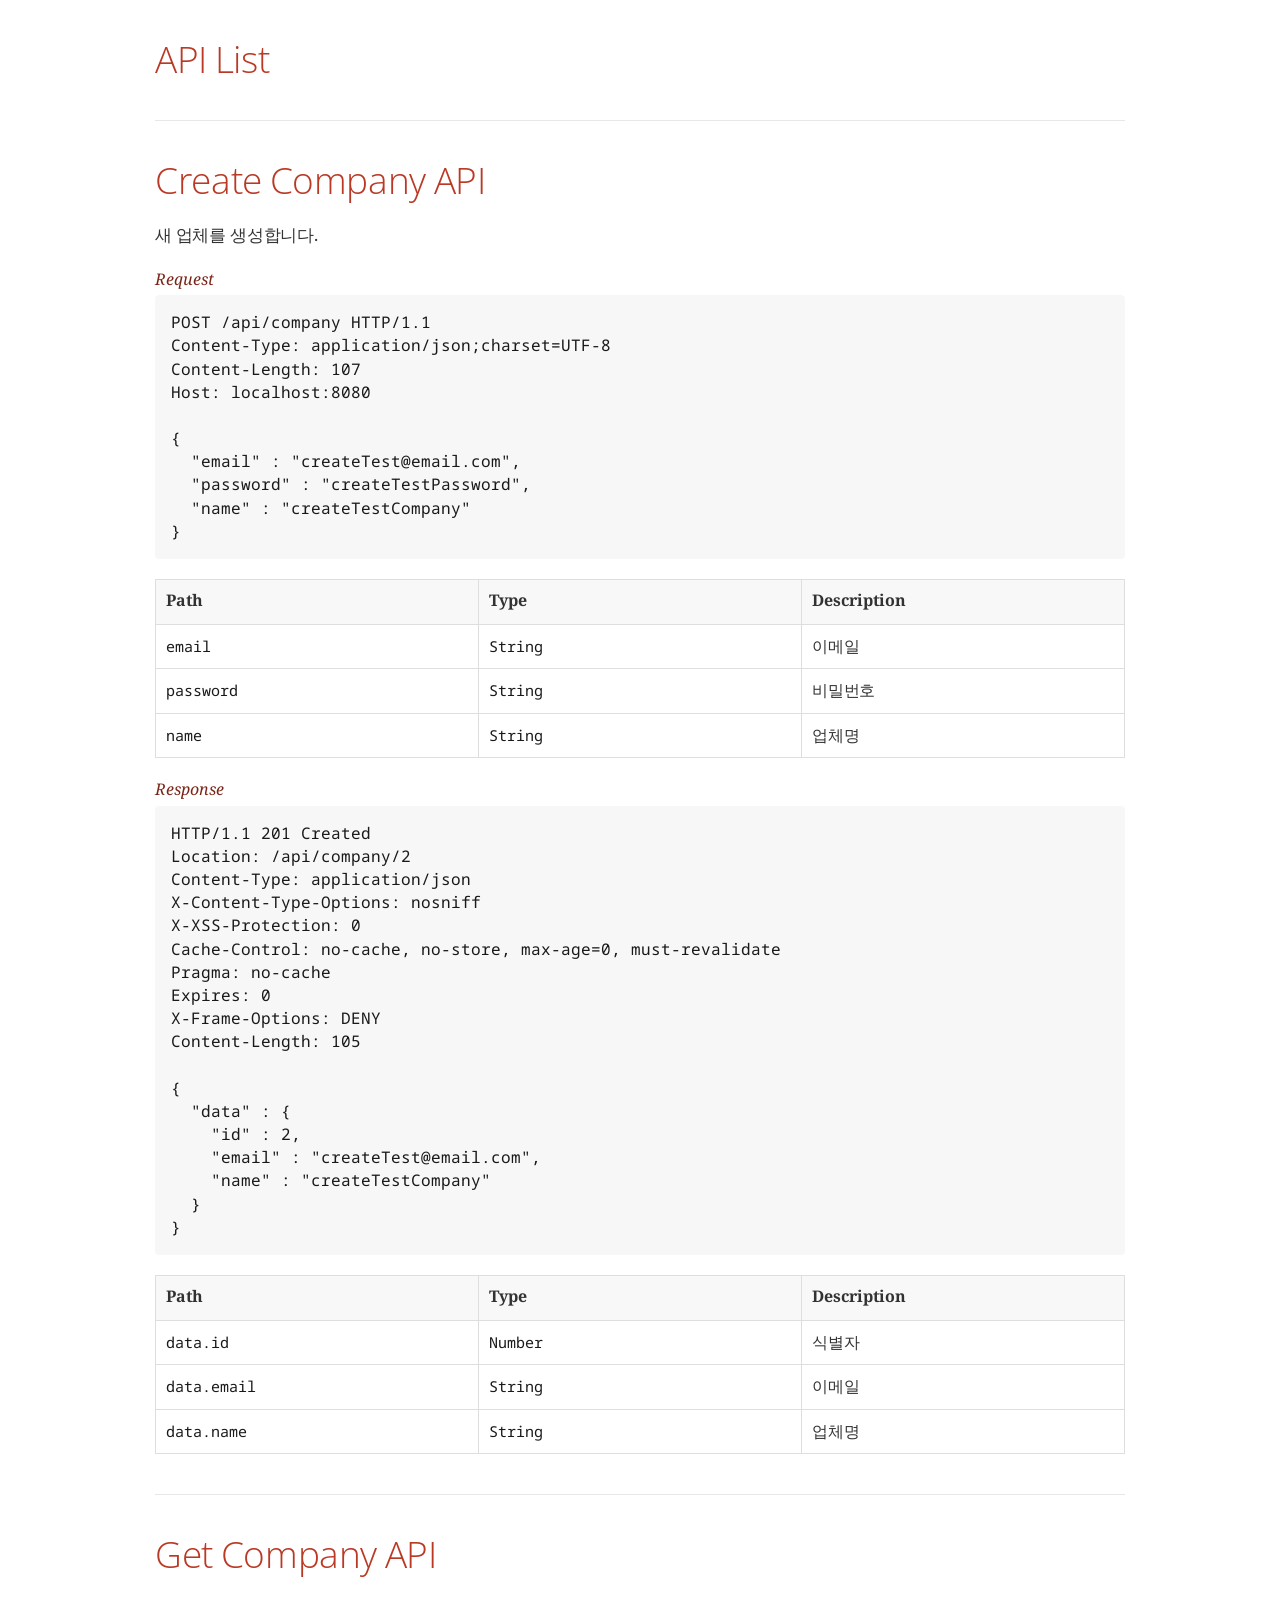
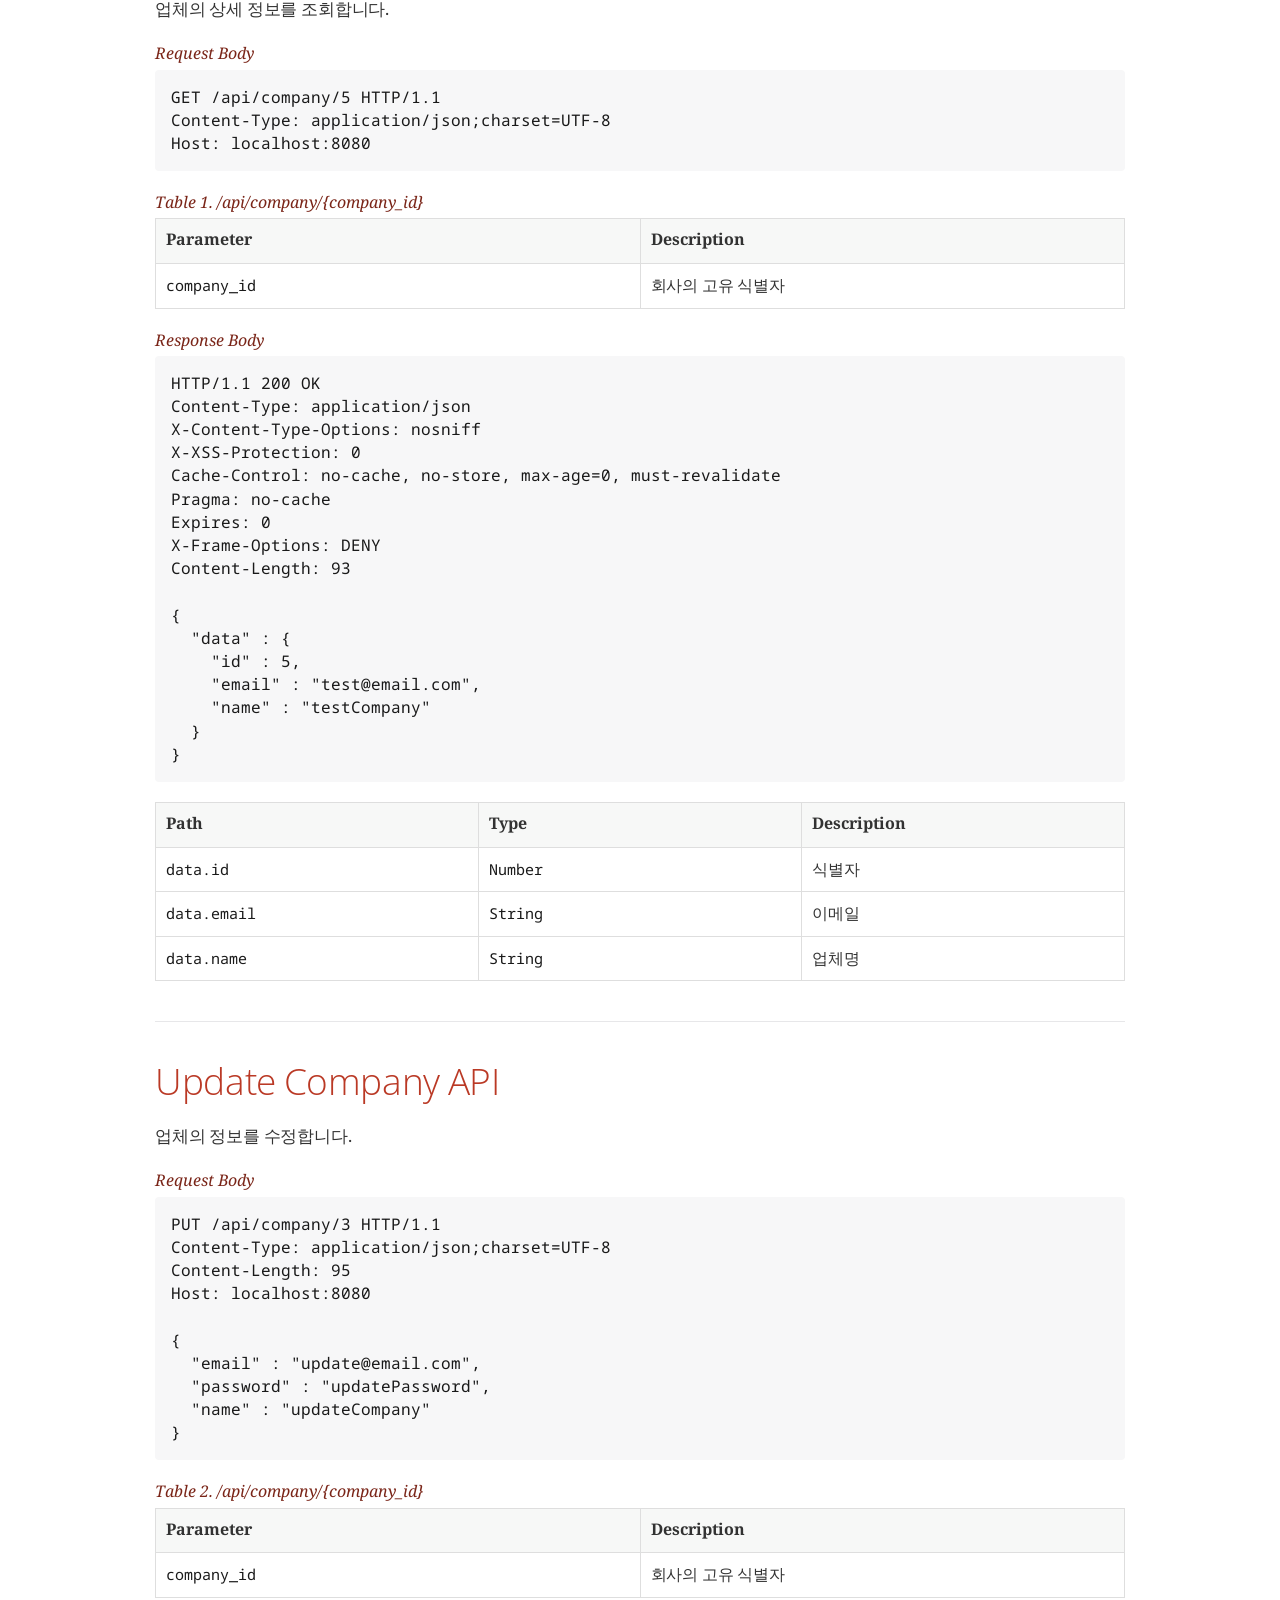
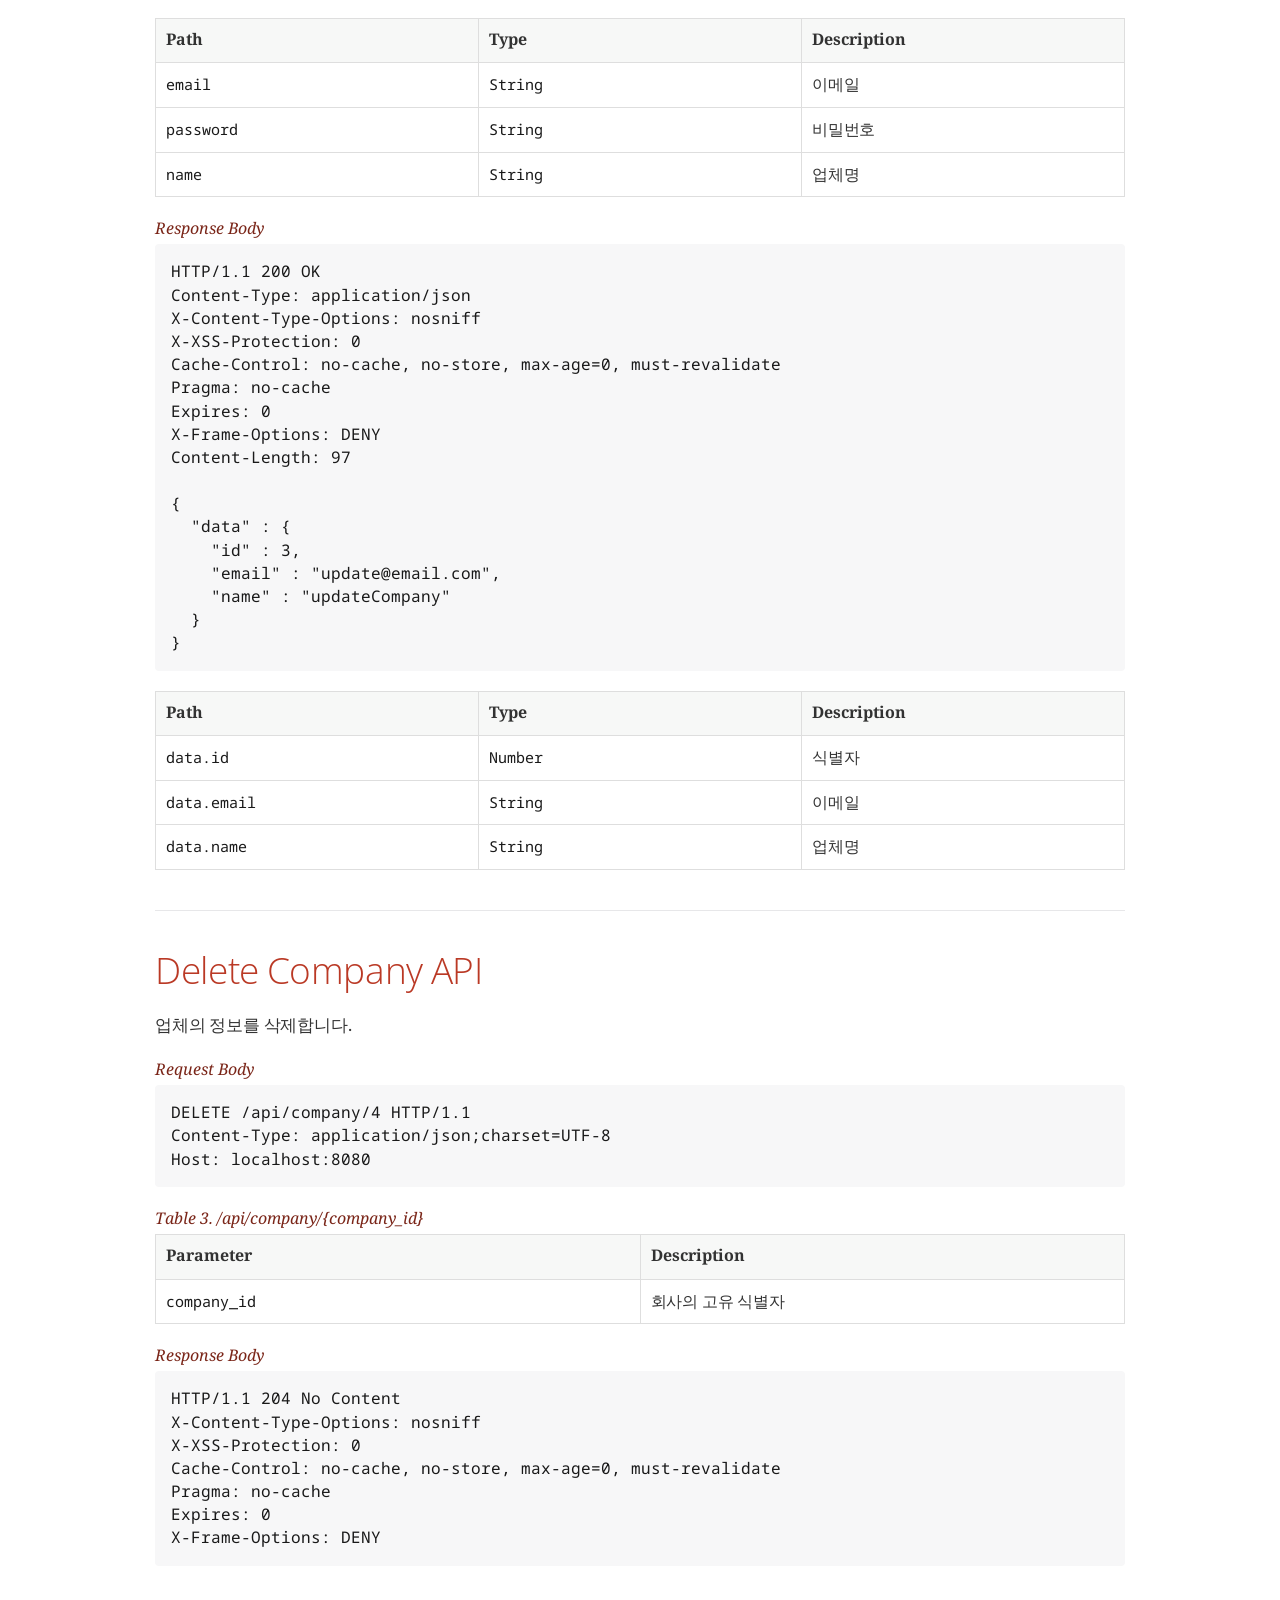
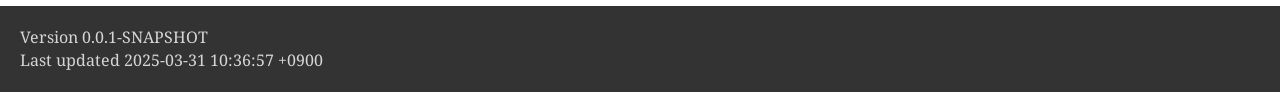
<file: charlee-web/src/main/resources/static/index.html>
<!DOCTYPE html>
<html lang="en">
<head>
<meta charset="UTF-8">
<meta http-equiv="X-UA-Compatible" content="IE=edge">
<meta name="viewport" content="width=device-width, initial-scale=1.0">
<meta name="generator" content="Asciidoctor 2.0.18">
<title>API List</title>
<link rel="stylesheet" href="https://fonts.googleapis.com/css?family=Open+Sans:300,300italic,400,400italic,600,600italic%7CNoto+Serif:400,400italic,700,700italic%7CDroid+Sans+Mono:400,700">
<style>
/*! Asciidoctor default stylesheet | MIT License | https://asciidoctor.org */
/* Uncomment the following line when using as a custom stylesheet */
/* @import "https://fonts.googleapis.com/css?family=Open+Sans:300,300italic,400,400italic,600,600italic%7CNoto+Serif:400,400italic,700,700italic%7CDroid+Sans+Mono:400,700"; */
html{font-family:sans-serif;-webkit-text-size-adjust:100%}
a{background:none}
a:focus{outline:thin dotted}
a:active,a:hover{outline:0}
h1{font-size:2em;margin:.67em 0}
b,strong{font-weight:bold}
abbr{font-size:.9em}
abbr[title]{cursor:help;border-bottom:1px dotted #dddddf;text-decoration:none}
dfn{font-style:italic}
hr{height:0}
mark{background:#ff0;color:#000}
code,kbd,pre,samp{font-family:monospace;font-size:1em}
pre{white-space:pre-wrap}
q{quotes:"\201C" "\201D" "\2018" "\2019"}
small{font-size:80%}
sub,sup{font-size:75%;line-height:0;position:relative;vertical-align:baseline}
sup{top:-.5em}
sub{bottom:-.25em}
img{border:0}
svg:not(:root){overflow:hidden}
figure{margin:0}
audio,video{display:inline-block}
audio:not([controls]){display:none;height:0}
fieldset{border:1px solid silver;margin:0 2px;padding:.35em .625em .75em}
legend{border:0;padding:0}
button,input,select,textarea{font-family:inherit;font-size:100%;margin:0}
button,input{line-height:normal}
button,select{text-transform:none}
button,html input[type=button],input[type=reset],input[type=submit]{-webkit-appearance:button;cursor:pointer}
button[disabled],html input[disabled]{cursor:default}
input[type=checkbox],input[type=radio]{padding:0}
button::-moz-focus-inner,input::-moz-focus-inner{border:0;padding:0}
textarea{overflow:auto;vertical-align:top}
table{border-collapse:collapse;border-spacing:0}
*,::before,::after{box-sizing:border-box}
html,body{font-size:100%}
body{background:#fff;color:rgba(0,0,0,.8);padding:0;margin:0;font-family:"Noto Serif","DejaVu Serif",serif;line-height:1;position:relative;cursor:auto;-moz-tab-size:4;-o-tab-size:4;tab-size:4;word-wrap:anywhere;-moz-osx-font-smoothing:grayscale;-webkit-font-smoothing:antialiased}
a:hover{cursor:pointer}
img,object,embed{max-width:100%;height:auto}
object,embed{height:100%}
img{-ms-interpolation-mode:bicubic}
.left{float:left!important}
.right{float:right!important}
.text-left{text-align:left!important}
.text-right{text-align:right!important}
.text-center{text-align:center!important}
.text-justify{text-align:justify!important}
.hide{display:none}
img,object,svg{display:inline-block;vertical-align:middle}
textarea{height:auto;min-height:50px}
select{width:100%}
.subheader,.admonitionblock td.content>.title,.audioblock>.title,.exampleblock>.title,.imageblock>.title,.listingblock>.title,.literalblock>.title,.stemblock>.title,.openblock>.title,.paragraph>.title,.quoteblock>.title,table.tableblock>.title,.verseblock>.title,.videoblock>.title,.dlist>.title,.olist>.title,.ulist>.title,.qlist>.title,.hdlist>.title{line-height:1.45;color:#7a2518;font-weight:400;margin-top:0;margin-bottom:.25em}
div,dl,dt,dd,ul,ol,li,h1,h2,h3,#toctitle,.sidebarblock>.content>.title,h4,h5,h6,pre,form,p,blockquote,th,td{margin:0;padding:0}
a{color:#2156a5;text-decoration:underline;line-height:inherit}
a:hover,a:focus{color:#1d4b8f}
a img{border:0}
p{line-height:1.6;margin-bottom:1.25em;text-rendering:optimizeLegibility}
p aside{font-size:.875em;line-height:1.35;font-style:italic}
h1,h2,h3,#toctitle,.sidebarblock>.content>.title,h4,h5,h6{font-family:"Open Sans","DejaVu Sans",sans-serif;font-weight:300;font-style:normal;color:#ba3925;text-rendering:optimizeLegibility;margin-top:1em;margin-bottom:.5em;line-height:1.0125em}
h1 small,h2 small,h3 small,#toctitle small,.sidebarblock>.content>.title small,h4 small,h5 small,h6 small{font-size:60%;color:#e99b8f;line-height:0}
h1{font-size:2.125em}
h2{font-size:1.6875em}
h3,#toctitle,.sidebarblock>.content>.title{font-size:1.375em}
h4,h5{font-size:1.125em}
h6{font-size:1em}
hr{border:solid #dddddf;border-width:1px 0 0;clear:both;margin:1.25em 0 1.1875em}
em,i{font-style:italic;line-height:inherit}
strong,b{font-weight:bold;line-height:inherit}
small{font-size:60%;line-height:inherit}
code{font-family:"Droid Sans Mono","DejaVu Sans Mono",monospace;font-weight:400;color:rgba(0,0,0,.9)}
ul,ol,dl{line-height:1.6;margin-bottom:1.25em;list-style-position:outside;font-family:inherit}
ul,ol{margin-left:1.5em}
ul li ul,ul li ol{margin-left:1.25em;margin-bottom:0}
ul.circle{list-style-type:circle}
ul.disc{list-style-type:disc}
ul.square{list-style-type:square}
ul.circle ul:not([class]),ul.disc ul:not([class]),ul.square ul:not([class]){list-style:inherit}
ol li ul,ol li ol{margin-left:1.25em;margin-bottom:0}
dl dt{margin-bottom:.3125em;font-weight:bold}
dl dd{margin-bottom:1.25em}
blockquote{margin:0 0 1.25em;padding:.5625em 1.25em 0 1.1875em;border-left:1px solid #ddd}
blockquote,blockquote p{line-height:1.6;color:rgba(0,0,0,.85)}
@media screen and (min-width:768px){h1,h2,h3,#toctitle,.sidebarblock>.content>.title,h4,h5,h6{line-height:1.2}
h1{font-size:2.75em}
h2{font-size:2.3125em}
h3,#toctitle,.sidebarblock>.content>.title{font-size:1.6875em}
h4{font-size:1.4375em}}
table{background:#fff;margin-bottom:1.25em;border:1px solid #dedede;word-wrap:normal}
table thead,table tfoot{background:#f7f8f7}
table thead tr th,table thead tr td,table tfoot tr th,table tfoot tr td{padding:.5em .625em .625em;font-size:inherit;color:rgba(0,0,0,.8);text-align:left}
table tr th,table tr td{padding:.5625em .625em;font-size:inherit;color:rgba(0,0,0,.8)}
table tr.even,table tr.alt{background:#f8f8f7}
table thead tr th,table tfoot tr th,table tbody tr td,table tr td,table tfoot tr td{line-height:1.6}
h1,h2,h3,#toctitle,.sidebarblock>.content>.title,h4,h5,h6{line-height:1.2;word-spacing:-.05em}
h1 strong,h2 strong,h3 strong,#toctitle strong,.sidebarblock>.content>.title strong,h4 strong,h5 strong,h6 strong{font-weight:400}
.center{margin-left:auto;margin-right:auto}
.stretch{width:100%}
.clearfix::before,.clearfix::after,.float-group::before,.float-group::after{content:" ";display:table}
.clearfix::after,.float-group::after{clear:both}
:not(pre).nobreak{word-wrap:normal}
:not(pre).nowrap{white-space:nowrap}
:not(pre).pre-wrap{white-space:pre-wrap}
:not(pre):not([class^=L])>code{font-size:.9375em;font-style:normal!important;letter-spacing:0;padding:.1em .5ex;word-spacing:-.15em;background:#f7f7f8;border-radius:4px;line-height:1.45;text-rendering:optimizeSpeed}
pre{color:rgba(0,0,0,.9);font-family:"Droid Sans Mono","DejaVu Sans Mono",monospace;line-height:1.45;text-rendering:optimizeSpeed}
pre code,pre pre{color:inherit;font-size:inherit;line-height:inherit}
pre>code{display:block}
pre.nowrap,pre.nowrap pre{white-space:pre;word-wrap:normal}
em em{font-style:normal}
strong strong{font-weight:400}
.keyseq{color:rgba(51,51,51,.8)}
kbd{font-family:"Droid Sans Mono","DejaVu Sans Mono",monospace;display:inline-block;color:rgba(0,0,0,.8);font-size:.65em;line-height:1.45;background:#f7f7f7;border:1px solid #ccc;border-radius:3px;box-shadow:0 1px 0 rgba(0,0,0,.2),inset 0 0 0 .1em #fff;margin:0 .15em;padding:.2em .5em;vertical-align:middle;position:relative;top:-.1em;white-space:nowrap}
.keyseq kbd:first-child{margin-left:0}
.keyseq kbd:last-child{margin-right:0}
.menuseq,.menuref{color:#000}
.menuseq b:not(.caret),.menuref{font-weight:inherit}
.menuseq{word-spacing:-.02em}
.menuseq b.caret{font-size:1.25em;line-height:.8}
.menuseq i.caret{font-weight:bold;text-align:center;width:.45em}
b.button::before,b.button::after{position:relative;top:-1px;font-weight:400}
b.button::before{content:"[";padding:0 3px 0 2px}
b.button::after{content:"]";padding:0 2px 0 3px}
p a>code:hover{color:rgba(0,0,0,.9)}
#header,#content,#footnotes,#footer{width:100%;margin:0 auto;max-width:62.5em;*zoom:1;position:relative;padding-left:.9375em;padding-right:.9375em}
#header::before,#header::after,#content::before,#content::after,#footnotes::before,#footnotes::after,#footer::before,#footer::after{content:" ";display:table}
#header::after,#content::after,#footnotes::after,#footer::after{clear:both}
#content{margin-top:1.25em}
#content::before{content:none}
#header>h1:first-child{color:rgba(0,0,0,.85);margin-top:2.25rem;margin-bottom:0}
#header>h1:first-child+#toc{margin-top:8px;border-top:1px solid #dddddf}
#header>h1:only-child,body.toc2 #header>h1:nth-last-child(2){border-bottom:1px solid #dddddf;padding-bottom:8px}
#header .details{border-bottom:1px solid #dddddf;line-height:1.45;padding-top:.25em;padding-bottom:.25em;padding-left:.25em;color:rgba(0,0,0,.6);display:flex;flex-flow:row wrap}
#header .details span:first-child{margin-left:-.125em}
#header .details span.email a{color:rgba(0,0,0,.85)}
#header .details br{display:none}
#header .details br+span::before{content:"\00a0\2013\00a0"}
#header .details br+span.author::before{content:"\00a0\22c5\00a0";color:rgba(0,0,0,.85)}
#header .details br+span#revremark::before{content:"\00a0|\00a0"}
#header #revnumber{text-transform:capitalize}
#header #revnumber::after{content:"\00a0"}
#content>h1:first-child:not([class]){color:rgba(0,0,0,.85);border-bottom:1px solid #dddddf;padding-bottom:8px;margin-top:0;padding-top:1rem;margin-bottom:1.25rem}
#toc{border-bottom:1px solid #e7e7e9;padding-bottom:.5em}
#toc>ul{margin-left:.125em}
#toc ul.sectlevel0>li>a{font-style:italic}
#toc ul.sectlevel0 ul.sectlevel1{margin:.5em 0}
#toc ul{font-family:"Open Sans","DejaVu Sans",sans-serif;list-style-type:none}
#toc li{line-height:1.3334;margin-top:.3334em}
#toc a{text-decoration:none}
#toc a:active{text-decoration:underline}
#toctitle{color:#7a2518;font-size:1.2em}
@media screen and (min-width:768px){#toctitle{font-size:1.375em}
body.toc2{padding-left:15em;padding-right:0}
#toc.toc2{margin-top:0!important;background:#f8f8f7;position:fixed;width:15em;left:0;top:0;border-right:1px solid #e7e7e9;border-top-width:0!important;border-bottom-width:0!important;z-index:1000;padding:1.25em 1em;height:100%;overflow:auto}
#toc.toc2 #toctitle{margin-top:0;margin-bottom:.8rem;font-size:1.2em}
#toc.toc2>ul{font-size:.9em;margin-bottom:0}
#toc.toc2 ul ul{margin-left:0;padding-left:1em}
#toc.toc2 ul.sectlevel0 ul.sectlevel1{padding-left:0;margin-top:.5em;margin-bottom:.5em}
body.toc2.toc-right{padding-left:0;padding-right:15em}
body.toc2.toc-right #toc.toc2{border-right-width:0;border-left:1px solid #e7e7e9;left:auto;right:0}}
@media screen and (min-width:1280px){body.toc2{padding-left:20em;padding-right:0}
#toc.toc2{width:20em}
#toc.toc2 #toctitle{font-size:1.375em}
#toc.toc2>ul{font-size:.95em}
#toc.toc2 ul ul{padding-left:1.25em}
body.toc2.toc-right{padding-left:0;padding-right:20em}}
#content #toc{border:1px solid #e0e0dc;margin-bottom:1.25em;padding:1.25em;background:#f8f8f7;border-radius:4px}
#content #toc>:first-child{margin-top:0}
#content #toc>:last-child{margin-bottom:0}
#footer{max-width:none;background:rgba(0,0,0,.8);padding:1.25em}
#footer-text{color:hsla(0,0%,100%,.8);line-height:1.44}
#content{margin-bottom:.625em}
.sect1{padding-bottom:.625em}
@media screen and (min-width:768px){#content{margin-bottom:1.25em}
.sect1{padding-bottom:1.25em}}
.sect1:last-child{padding-bottom:0}
.sect1+.sect1{border-top:1px solid #e7e7e9}
#content h1>a.anchor,h2>a.anchor,h3>a.anchor,#toctitle>a.anchor,.sidebarblock>.content>.title>a.anchor,h4>a.anchor,h5>a.anchor,h6>a.anchor{position:absolute;z-index:1001;width:1.5ex;margin-left:-1.5ex;display:block;text-decoration:none!important;visibility:hidden;text-align:center;font-weight:400}
#content h1>a.anchor::before,h2>a.anchor::before,h3>a.anchor::before,#toctitle>a.anchor::before,.sidebarblock>.content>.title>a.anchor::before,h4>a.anchor::before,h5>a.anchor::before,h6>a.anchor::before{content:"\00A7";font-size:.85em;display:block;padding-top:.1em}
#content h1:hover>a.anchor,#content h1>a.anchor:hover,h2:hover>a.anchor,h2>a.anchor:hover,h3:hover>a.anchor,#toctitle:hover>a.anchor,.sidebarblock>.content>.title:hover>a.anchor,h3>a.anchor:hover,#toctitle>a.anchor:hover,.sidebarblock>.content>.title>a.anchor:hover,h4:hover>a.anchor,h4>a.anchor:hover,h5:hover>a.anchor,h5>a.anchor:hover,h6:hover>a.anchor,h6>a.anchor:hover{visibility:visible}
#content h1>a.link,h2>a.link,h3>a.link,#toctitle>a.link,.sidebarblock>.content>.title>a.link,h4>a.link,h5>a.link,h6>a.link{color:#ba3925;text-decoration:none}
#content h1>a.link:hover,h2>a.link:hover,h3>a.link:hover,#toctitle>a.link:hover,.sidebarblock>.content>.title>a.link:hover,h4>a.link:hover,h5>a.link:hover,h6>a.link:hover{color:#a53221}
details,.audioblock,.imageblock,.literalblock,.listingblock,.stemblock,.videoblock{margin-bottom:1.25em}
details{margin-left:1.25rem}
details>summary{cursor:pointer;display:block;position:relative;line-height:1.6;margin-bottom:.625rem;outline:none;-webkit-tap-highlight-color:transparent}
details>summary::-webkit-details-marker{display:none}
details>summary::before{content:"";border:solid transparent;border-left:solid;border-width:.3em 0 .3em .5em;position:absolute;top:.5em;left:-1.25rem;transform:translateX(15%)}
details[open]>summary::before{border:solid transparent;border-top:solid;border-width:.5em .3em 0;transform:translateY(15%)}
details>summary::after{content:"";width:1.25rem;height:1em;position:absolute;top:.3em;left:-1.25rem}
.admonitionblock td.content>.title,.audioblock>.title,.exampleblock>.title,.imageblock>.title,.listingblock>.title,.literalblock>.title,.stemblock>.title,.openblock>.title,.paragraph>.title,.quoteblock>.title,table.tableblock>.title,.verseblock>.title,.videoblock>.title,.dlist>.title,.olist>.title,.ulist>.title,.qlist>.title,.hdlist>.title{text-rendering:optimizeLegibility;text-align:left;font-family:"Noto Serif","DejaVu Serif",serif;font-size:1rem;font-style:italic}
table.tableblock.fit-content>caption.title{white-space:nowrap;width:0}
.paragraph.lead>p,#preamble>.sectionbody>[class=paragraph]:first-of-type p{font-size:1.21875em;line-height:1.6;color:rgba(0,0,0,.85)}
.admonitionblock>table{border-collapse:separate;border:0;background:none;width:100%}
.admonitionblock>table td.icon{text-align:center;width:80px}
.admonitionblock>table td.icon img{max-width:none}
.admonitionblock>table td.icon .title{font-weight:bold;font-family:"Open Sans","DejaVu Sans",sans-serif;text-transform:uppercase}
.admonitionblock>table td.content{padding-left:1.125em;padding-right:1.25em;border-left:1px solid #dddddf;color:rgba(0,0,0,.6);word-wrap:anywhere}
.admonitionblock>table td.content>:last-child>:last-child{margin-bottom:0}
.exampleblock>.content{border:1px solid #e6e6e6;margin-bottom:1.25em;padding:1.25em;background:#fff;border-radius:4px}
.exampleblock>.content>:first-child{margin-top:0}
.exampleblock>.content>:last-child{margin-bottom:0}
.sidebarblock{border:1px solid #dbdbd6;margin-bottom:1.25em;padding:1.25em;background:#f3f3f2;border-radius:4px}
.sidebarblock>:first-child{margin-top:0}
.sidebarblock>:last-child{margin-bottom:0}
.sidebarblock>.content>.title{color:#7a2518;margin-top:0;text-align:center}
.exampleblock>.content>:last-child>:last-child,.exampleblock>.content .olist>ol>li:last-child>:last-child,.exampleblock>.content .ulist>ul>li:last-child>:last-child,.exampleblock>.content .qlist>ol>li:last-child>:last-child,.sidebarblock>.content>:last-child>:last-child,.sidebarblock>.content .olist>ol>li:last-child>:last-child,.sidebarblock>.content .ulist>ul>li:last-child>:last-child,.sidebarblock>.content .qlist>ol>li:last-child>:last-child{margin-bottom:0}
.literalblock pre,.listingblock>.content>pre{border-radius:4px;overflow-x:auto;padding:1em;font-size:.8125em}
@media screen and (min-width:768px){.literalblock pre,.listingblock>.content>pre{font-size:.90625em}}
@media screen and (min-width:1280px){.literalblock pre,.listingblock>.content>pre{font-size:1em}}
.literalblock pre,.listingblock>.content>pre:not(.highlight),.listingblock>.content>pre[class=highlight],.listingblock>.content>pre[class^="highlight "]{background:#f7f7f8}
.literalblock.output pre{color:#f7f7f8;background:rgba(0,0,0,.9)}
.listingblock>.content{position:relative}
.listingblock code[data-lang]::before{display:none;content:attr(data-lang);position:absolute;font-size:.75em;top:.425rem;right:.5rem;line-height:1;text-transform:uppercase;color:inherit;opacity:.5}
.listingblock:hover code[data-lang]::before{display:block}
.listingblock.terminal pre .command::before{content:attr(data-prompt);padding-right:.5em;color:inherit;opacity:.5}
.listingblock.terminal pre .command:not([data-prompt])::before{content:"$"}
.listingblock pre.highlightjs{padding:0}
.listingblock pre.highlightjs>code{padding:1em;border-radius:4px}
.listingblock pre.prettyprint{border-width:0}
.prettyprint{background:#f7f7f8}
pre.prettyprint .linenums{line-height:1.45;margin-left:2em}
pre.prettyprint li{background:none;list-style-type:inherit;padding-left:0}
pre.prettyprint li code[data-lang]::before{opacity:1}
pre.prettyprint li:not(:first-child) code[data-lang]::before{display:none}
table.linenotable{border-collapse:separate;border:0;margin-bottom:0;background:none}
table.linenotable td[class]{color:inherit;vertical-align:top;padding:0;line-height:inherit;white-space:normal}
table.linenotable td.code{padding-left:.75em}
table.linenotable td.linenos,pre.pygments .linenos{border-right:1px solid;opacity:.35;padding-right:.5em;-webkit-user-select:none;-moz-user-select:none;-ms-user-select:none;user-select:none}
pre.pygments span.linenos{display:inline-block;margin-right:.75em}
.quoteblock{margin:0 1em 1.25em 1.5em;display:table}
.quoteblock:not(.excerpt)>.title{margin-left:-1.5em;margin-bottom:.75em}
.quoteblock blockquote,.quoteblock p{color:rgba(0,0,0,.85);font-size:1.15rem;line-height:1.75;word-spacing:.1em;letter-spacing:0;font-style:italic;text-align:justify}
.quoteblock blockquote{margin:0;padding:0;border:0}
.quoteblock blockquote::before{content:"\201c";float:left;font-size:2.75em;font-weight:bold;line-height:.6em;margin-left:-.6em;color:#7a2518;text-shadow:0 1px 2px rgba(0,0,0,.1)}
.quoteblock blockquote>.paragraph:last-child p{margin-bottom:0}
.quoteblock .attribution{margin-top:.75em;margin-right:.5ex;text-align:right}
.verseblock{margin:0 1em 1.25em}
.verseblock pre{font-family:"Open Sans","DejaVu Sans",sans-serif;font-size:1.15rem;color:rgba(0,0,0,.85);font-weight:300;text-rendering:optimizeLegibility}
.verseblock pre strong{font-weight:400}
.verseblock .attribution{margin-top:1.25rem;margin-left:.5ex}
.quoteblock .attribution,.verseblock .attribution{font-size:.9375em;line-height:1.45;font-style:italic}
.quoteblock .attribution br,.verseblock .attribution br{display:none}
.quoteblock .attribution cite,.verseblock .attribution cite{display:block;letter-spacing:-.025em;color:rgba(0,0,0,.6)}
.quoteblock.abstract blockquote::before,.quoteblock.excerpt blockquote::before,.quoteblock .quoteblock blockquote::before{display:none}
.quoteblock.abstract blockquote,.quoteblock.abstract p,.quoteblock.excerpt blockquote,.quoteblock.excerpt p,.quoteblock .quoteblock blockquote,.quoteblock .quoteblock p{line-height:1.6;word-spacing:0}
.quoteblock.abstract{margin:0 1em 1.25em;display:block}
.quoteblock.abstract>.title{margin:0 0 .375em;font-size:1.15em;text-align:center}
.quoteblock.excerpt>blockquote,.quoteblock .quoteblock{padding:0 0 .25em 1em;border-left:.25em solid #dddddf}
.quoteblock.excerpt,.quoteblock .quoteblock{margin-left:0}
.quoteblock.excerpt blockquote,.quoteblock.excerpt p,.quoteblock .quoteblock blockquote,.quoteblock .quoteblock p{color:inherit;font-size:1.0625rem}
.quoteblock.excerpt .attribution,.quoteblock .quoteblock .attribution{color:inherit;font-size:.85rem;text-align:left;margin-right:0}
p.tableblock:last-child{margin-bottom:0}
td.tableblock>.content{margin-bottom:1.25em;word-wrap:anywhere}
td.tableblock>.content>:last-child{margin-bottom:-1.25em}
table.tableblock,th.tableblock,td.tableblock{border:0 solid #dedede}
table.grid-all>*>tr>*{border-width:1px}
table.grid-cols>*>tr>*{border-width:0 1px}
table.grid-rows>*>tr>*{border-width:1px 0}
table.frame-all{border-width:1px}
table.frame-ends{border-width:1px 0}
table.frame-sides{border-width:0 1px}
table.frame-none>colgroup+*>:first-child>*,table.frame-sides>colgroup+*>:first-child>*{border-top-width:0}
table.frame-none>:last-child>:last-child>*,table.frame-sides>:last-child>:last-child>*{border-bottom-width:0}
table.frame-none>*>tr>:first-child,table.frame-ends>*>tr>:first-child{border-left-width:0}
table.frame-none>*>tr>:last-child,table.frame-ends>*>tr>:last-child{border-right-width:0}
table.stripes-all>*>tr,table.stripes-odd>*>tr:nth-of-type(odd),table.stripes-even>*>tr:nth-of-type(even),table.stripes-hover>*>tr:hover{background:#f8f8f7}
th.halign-left,td.halign-left{text-align:left}
th.halign-right,td.halign-right{text-align:right}
th.halign-center,td.halign-center{text-align:center}
th.valign-top,td.valign-top{vertical-align:top}
th.valign-bottom,td.valign-bottom{vertical-align:bottom}
th.valign-middle,td.valign-middle{vertical-align:middle}
table thead th,table tfoot th{font-weight:bold}
tbody tr th{background:#f7f8f7}
tbody tr th,tbody tr th p,tfoot tr th,tfoot tr th p{color:rgba(0,0,0,.8);font-weight:bold}
p.tableblock>code:only-child{background:none;padding:0}
p.tableblock{font-size:1em}
ol{margin-left:1.75em}
ul li ol{margin-left:1.5em}
dl dd{margin-left:1.125em}
dl dd:last-child,dl dd:last-child>:last-child{margin-bottom:0}
li p,ul dd,ol dd,.olist .olist,.ulist .ulist,.ulist .olist,.olist .ulist{margin-bottom:.625em}
ul.checklist,ul.none,ol.none,ul.no-bullet,ol.no-bullet,ol.unnumbered,ul.unstyled,ol.unstyled{list-style-type:none}
ul.no-bullet,ol.no-bullet,ol.unnumbered{margin-left:.625em}
ul.unstyled,ol.unstyled{margin-left:0}
li>p:empty:only-child::before{content:"";display:inline-block}
ul.checklist>li>p:first-child{margin-left:-1em}
ul.checklist>li>p:first-child>.fa-square-o:first-child,ul.checklist>li>p:first-child>.fa-check-square-o:first-child{width:1.25em;font-size:.8em;position:relative;bottom:.125em}
ul.checklist>li>p:first-child>input[type=checkbox]:first-child{margin-right:.25em}
ul.inline{display:flex;flex-flow:row wrap;list-style:none;margin:0 0 .625em -1.25em}
ul.inline>li{margin-left:1.25em}
.unstyled dl dt{font-weight:400;font-style:normal}
ol.arabic{list-style-type:decimal}
ol.decimal{list-style-type:decimal-leading-zero}
ol.loweralpha{list-style-type:lower-alpha}
ol.upperalpha{list-style-type:upper-alpha}
ol.lowerroman{list-style-type:lower-roman}
ol.upperroman{list-style-type:upper-roman}
ol.lowergreek{list-style-type:lower-greek}
.hdlist>table,.colist>table{border:0;background:none}
.hdlist>table>tbody>tr,.colist>table>tbody>tr{background:none}
td.hdlist1,td.hdlist2{vertical-align:top;padding:0 .625em}
td.hdlist1{font-weight:bold;padding-bottom:1.25em}
td.hdlist2{word-wrap:anywhere}
.literalblock+.colist,.listingblock+.colist{margin-top:-.5em}
.colist td:not([class]):first-child{padding:.4em .75em 0;line-height:1;vertical-align:top}
.colist td:not([class]):first-child img{max-width:none}
.colist td:not([class]):last-child{padding:.25em 0}
.thumb,.th{line-height:0;display:inline-block;border:4px solid #fff;box-shadow:0 0 0 1px #ddd}
.imageblock.left{margin:.25em .625em 1.25em 0}
.imageblock.right{margin:.25em 0 1.25em .625em}
.imageblock>.title{margin-bottom:0}
.imageblock.thumb,.imageblock.th{border-width:6px}
.imageblock.thumb>.title,.imageblock.th>.title{padding:0 .125em}
.image.left,.image.right{margin-top:.25em;margin-bottom:.25em;display:inline-block;line-height:0}
.image.left{margin-right:.625em}
.image.right{margin-left:.625em}
a.image{text-decoration:none;display:inline-block}
a.image object{pointer-events:none}
sup.footnote,sup.footnoteref{font-size:.875em;position:static;vertical-align:super}
sup.footnote a,sup.footnoteref a{text-decoration:none}
sup.footnote a:active,sup.footnoteref a:active{text-decoration:underline}
#footnotes{padding-top:.75em;padding-bottom:.75em;margin-bottom:.625em}
#footnotes hr{width:20%;min-width:6.25em;margin:-.25em 0 .75em;border-width:1px 0 0}
#footnotes .footnote{padding:0 .375em 0 .225em;line-height:1.3334;font-size:.875em;margin-left:1.2em;margin-bottom:.2em}
#footnotes .footnote a:first-of-type{font-weight:bold;text-decoration:none;margin-left:-1.05em}
#footnotes .footnote:last-of-type{margin-bottom:0}
#content #footnotes{margin-top:-.625em;margin-bottom:0;padding:.75em 0}
div.unbreakable{page-break-inside:avoid}
.big{font-size:larger}
.small{font-size:smaller}
.underline{text-decoration:underline}
.overline{text-decoration:overline}
.line-through{text-decoration:line-through}
.aqua{color:#00bfbf}
.aqua-background{background:#00fafa}
.black{color:#000}
.black-background{background:#000}
.blue{color:#0000bf}
.blue-background{background:#0000fa}
.fuchsia{color:#bf00bf}
.fuchsia-background{background:#fa00fa}
.gray{color:#606060}
.gray-background{background:#7d7d7d}
.green{color:#006000}
.green-background{background:#007d00}
.lime{color:#00bf00}
.lime-background{background:#00fa00}
.maroon{color:#600000}
.maroon-background{background:#7d0000}
.navy{color:#000060}
.navy-background{background:#00007d}
.olive{color:#606000}
.olive-background{background:#7d7d00}
.purple{color:#600060}
.purple-background{background:#7d007d}
.red{color:#bf0000}
.red-background{background:#fa0000}
.silver{color:#909090}
.silver-background{background:#bcbcbc}
.teal{color:#006060}
.teal-background{background:#007d7d}
.white{color:#bfbfbf}
.white-background{background:#fafafa}
.yellow{color:#bfbf00}
.yellow-background{background:#fafa00}
span.icon>.fa{cursor:default}
a span.icon>.fa{cursor:inherit}
.admonitionblock td.icon [class^="fa icon-"]{font-size:2.5em;text-shadow:1px 1px 2px rgba(0,0,0,.5);cursor:default}
.admonitionblock td.icon .icon-note::before{content:"\f05a";color:#19407c}
.admonitionblock td.icon .icon-tip::before{content:"\f0eb";text-shadow:1px 1px 2px rgba(155,155,0,.8);color:#111}
.admonitionblock td.icon .icon-warning::before{content:"\f071";color:#bf6900}
.admonitionblock td.icon .icon-caution::before{content:"\f06d";color:#bf3400}
.admonitionblock td.icon .icon-important::before{content:"\f06a";color:#bf0000}
.conum[data-value]{display:inline-block;color:#fff!important;background:rgba(0,0,0,.8);border-radius:50%;text-align:center;font-size:.75em;width:1.67em;height:1.67em;line-height:1.67em;font-family:"Open Sans","DejaVu Sans",sans-serif;font-style:normal;font-weight:bold}
.conum[data-value] *{color:#fff!important}
.conum[data-value]+b{display:none}
.conum[data-value]::after{content:attr(data-value)}
pre .conum[data-value]{position:relative;top:-.125em}
b.conum *{color:inherit!important}
.conum:not([data-value]):empty{display:none}
dt,th.tableblock,td.content,div.footnote{text-rendering:optimizeLegibility}
h1,h2,p,td.content,span.alt,summary{letter-spacing:-.01em}
p strong,td.content strong,div.footnote strong{letter-spacing:-.005em}
p,blockquote,dt,td.content,span.alt,summary{font-size:1.0625rem}
p{margin-bottom:1.25rem}
.sidebarblock p,.sidebarblock dt,.sidebarblock td.content,p.tableblock{font-size:1em}
.exampleblock>.content{background:#fffef7;border-color:#e0e0dc;box-shadow:0 1px 4px #e0e0dc}
.print-only{display:none!important}
@page{margin:1.25cm .75cm}
@media print{*{box-shadow:none!important;text-shadow:none!important}
html{font-size:80%}
a{color:inherit!important;text-decoration:underline!important}
a.bare,a[href^="#"],a[href^="mailto:"]{text-decoration:none!important}
a[href^="http:"]:not(.bare)::after,a[href^="https:"]:not(.bare)::after{content:"(" attr(href) ")";display:inline-block;font-size:.875em;padding-left:.25em}
abbr[title]{border-bottom:1px dotted}
abbr[title]::after{content:" (" attr(title) ")"}
pre,blockquote,tr,img,object,svg{page-break-inside:avoid}
thead{display:table-header-group}
svg{max-width:100%}
p,blockquote,dt,td.content{font-size:1em;orphans:3;widows:3}
h2,h3,#toctitle,.sidebarblock>.content>.title{page-break-after:avoid}
#header,#content,#footnotes,#footer{max-width:none}
#toc,.sidebarblock,.exampleblock>.content{background:none!important}
#toc{border-bottom:1px solid #dddddf!important;padding-bottom:0!important}
body.book #header{text-align:center}
body.book #header>h1:first-child{border:0!important;margin:2.5em 0 1em}
body.book #header .details{border:0!important;display:block;padding:0!important}
body.book #header .details span:first-child{margin-left:0!important}
body.book #header .details br{display:block}
body.book #header .details br+span::before{content:none!important}
body.book #toc{border:0!important;text-align:left!important;padding:0!important;margin:0!important}
body.book #toc,body.book #preamble,body.book h1.sect0,body.book .sect1>h2{page-break-before:always}
.listingblock code[data-lang]::before{display:block}
#footer{padding:0 .9375em}
.hide-on-print{display:none!important}
.print-only{display:block!important}
.hide-for-print{display:none!important}
.show-for-print{display:inherit!important}}
@media amzn-kf8,print{#header>h1:first-child{margin-top:1.25rem}
.sect1{padding:0!important}
.sect1+.sect1{border:0}
#footer{background:none}
#footer-text{color:rgba(0,0,0,.6);font-size:.9em}}
@media amzn-kf8{#header,#content,#footnotes,#footer{padding:0}}
</style>
</head>
<body class="article">
<div id="header">
</div>
<div id="content">
<div class="sect1">
<h2 id="_api_list">API List</h2>
<div class="sectionbody">

</div>
</div>
<div class="sect1">
<h2 id="_create_company_api">Create Company API</h2>
<div class="sectionbody">
<div class="paragraph">
<p>새 업체를 생성합니다.</p>
</div>
<div class="listingblock">
<div class="title">Request</div>
<div class="content">
<pre class="highlight nowrap"><code class="language-http" data-lang="http">POST /api/company HTTP/1.1
Content-Type: application/json;charset=UTF-8
Content-Length: 107
Host: localhost:8080

{
  "email" : "createTest@email.com",
  "password" : "createTestPassword",
  "name" : "createTestCompany"
}</code></pre>
</div>
</div>
<table class="tableblock frame-all grid-all stretch">
<colgroup>
<col style="width: 33.3333%;">
<col style="width: 33.3333%;">
<col style="width: 33.3334%;">
</colgroup>
<thead>
<tr>
<th class="tableblock halign-left valign-top">Path</th>
<th class="tableblock halign-left valign-top">Type</th>
<th class="tableblock halign-left valign-top">Description</th>
</tr>
</thead>
<tbody>
<tr>
<td class="tableblock halign-left valign-top"><p class="tableblock"><code>email</code></p></td>
<td class="tableblock halign-left valign-top"><p class="tableblock"><code>String</code></p></td>
<td class="tableblock halign-left valign-top"><p class="tableblock">이메일</p></td>
</tr>
<tr>
<td class="tableblock halign-left valign-top"><p class="tableblock"><code>password</code></p></td>
<td class="tableblock halign-left valign-top"><p class="tableblock"><code>String</code></p></td>
<td class="tableblock halign-left valign-top"><p class="tableblock">비밀번호</p></td>
</tr>
<tr>
<td class="tableblock halign-left valign-top"><p class="tableblock"><code>name</code></p></td>
<td class="tableblock halign-left valign-top"><p class="tableblock"><code>String</code></p></td>
<td class="tableblock halign-left valign-top"><p class="tableblock">업체명</p></td>
</tr>
</tbody>
</table>
<div class="listingblock">
<div class="title">Response</div>
<div class="content">
<pre class="highlight nowrap"><code class="language-http" data-lang="http">HTTP/1.1 201 Created
Location: /api/company/2
Content-Type: application/json
X-Content-Type-Options: nosniff
X-XSS-Protection: 0
Cache-Control: no-cache, no-store, max-age=0, must-revalidate
Pragma: no-cache
Expires: 0
X-Frame-Options: DENY
Content-Length: 105

{
  "data" : {
    "id" : 2,
    "email" : "createTest@email.com",
    "name" : "createTestCompany"
  }
}</code></pre>
</div>
</div>
<table class="tableblock frame-all grid-all stretch">
<colgroup>
<col style="width: 33.3333%;">
<col style="width: 33.3333%;">
<col style="width: 33.3334%;">
</colgroup>
<thead>
<tr>
<th class="tableblock halign-left valign-top">Path</th>
<th class="tableblock halign-left valign-top">Type</th>
<th class="tableblock halign-left valign-top">Description</th>
</tr>
</thead>
<tbody>
<tr>
<td class="tableblock halign-left valign-top"><p class="tableblock"><code>data.id</code></p></td>
<td class="tableblock halign-left valign-top"><p class="tableblock"><code>Number</code></p></td>
<td class="tableblock halign-left valign-top"><p class="tableblock">식별자</p></td>
</tr>
<tr>
<td class="tableblock halign-left valign-top"><p class="tableblock"><code>data.email</code></p></td>
<td class="tableblock halign-left valign-top"><p class="tableblock"><code>String</code></p></td>
<td class="tableblock halign-left valign-top"><p class="tableblock">이메일</p></td>
</tr>
<tr>
<td class="tableblock halign-left valign-top"><p class="tableblock"><code>data.name</code></p></td>
<td class="tableblock halign-left valign-top"><p class="tableblock"><code>String</code></p></td>
<td class="tableblock halign-left valign-top"><p class="tableblock">업체명</p></td>
</tr>
</tbody>
</table>
</div>
</div>
<div class="sect1">
<h2 id="_get_company_api">Get Company API</h2>
<div class="sectionbody">
<div class="paragraph">
<p>업체의 상세 정보를 조회합니다.</p>
</div>
<div class="listingblock">
<div class="title">Request Body</div>
<div class="content">
<pre class="highlight nowrap"><code class="language-http" data-lang="http">GET /api/company/5 HTTP/1.1
Content-Type: application/json;charset=UTF-8
Host: localhost:8080</code></pre>
</div>
</div>
<table class="tableblock frame-all grid-all stretch">
<caption class="title">Table 1. /api/company/{company_id}</caption>
<colgroup>
<col style="width: 50%;">
<col style="width: 50%;">
</colgroup>
<thead>
<tr>
<th class="tableblock halign-left valign-top">Parameter</th>
<th class="tableblock halign-left valign-top">Description</th>
</tr>
</thead>
<tbody>
<tr>
<td class="tableblock halign-left valign-top"><p class="tableblock"><code>company_id</code></p></td>
<td class="tableblock halign-left valign-top"><p class="tableblock">회사의 고유 식별자</p></td>
</tr>
</tbody>
</table>
<div class="listingblock">
<div class="title">Response Body</div>
<div class="content">
<pre class="highlight nowrap"><code class="language-http" data-lang="http">HTTP/1.1 200 OK
Content-Type: application/json
X-Content-Type-Options: nosniff
X-XSS-Protection: 0
Cache-Control: no-cache, no-store, max-age=0, must-revalidate
Pragma: no-cache
Expires: 0
X-Frame-Options: DENY
Content-Length: 93

{
  "data" : {
    "id" : 5,
    "email" : "test@email.com",
    "name" : "testCompany"
  }
}</code></pre>
</div>
</div>
<table class="tableblock frame-all grid-all stretch">
<colgroup>
<col style="width: 33.3333%;">
<col style="width: 33.3333%;">
<col style="width: 33.3334%;">
</colgroup>
<thead>
<tr>
<th class="tableblock halign-left valign-top">Path</th>
<th class="tableblock halign-left valign-top">Type</th>
<th class="tableblock halign-left valign-top">Description</th>
</tr>
</thead>
<tbody>
<tr>
<td class="tableblock halign-left valign-top"><p class="tableblock"><code>data.id</code></p></td>
<td class="tableblock halign-left valign-top"><p class="tableblock"><code>Number</code></p></td>
<td class="tableblock halign-left valign-top"><p class="tableblock">식별자</p></td>
</tr>
<tr>
<td class="tableblock halign-left valign-top"><p class="tableblock"><code>data.email</code></p></td>
<td class="tableblock halign-left valign-top"><p class="tableblock"><code>String</code></p></td>
<td class="tableblock halign-left valign-top"><p class="tableblock">이메일</p></td>
</tr>
<tr>
<td class="tableblock halign-left valign-top"><p class="tableblock"><code>data.name</code></p></td>
<td class="tableblock halign-left valign-top"><p class="tableblock"><code>String</code></p></td>
<td class="tableblock halign-left valign-top"><p class="tableblock">업체명</p></td>
</tr>
</tbody>
</table>
</div>
</div>
<div class="sect1">
<h2 id="_update_company_api">Update Company API</h2>
<div class="sectionbody">
<div class="paragraph">
<p>업체의 정보를 수정합니다.</p>
</div>
<div class="listingblock">
<div class="title">Request Body</div>
<div class="content">
<pre class="highlight nowrap"><code class="language-http" data-lang="http">PUT /api/company/3 HTTP/1.1
Content-Type: application/json;charset=UTF-8
Content-Length: 95
Host: localhost:8080

{
  "email" : "update@email.com",
  "password" : "updatePassword",
  "name" : "updateCompany"
}</code></pre>
</div>
</div>
<table class="tableblock frame-all grid-all stretch">
<caption class="title">Table 2. /api/company/{company_id}</caption>
<colgroup>
<col style="width: 50%;">
<col style="width: 50%;">
</colgroup>
<thead>
<tr>
<th class="tableblock halign-left valign-top">Parameter</th>
<th class="tableblock halign-left valign-top">Description</th>
</tr>
</thead>
<tbody>
<tr>
<td class="tableblock halign-left valign-top"><p class="tableblock"><code>company_id</code></p></td>
<td class="tableblock halign-left valign-top"><p class="tableblock">회사의 고유 식별자</p></td>
</tr>
</tbody>
</table>
<table class="tableblock frame-all grid-all stretch">
<colgroup>
<col style="width: 33.3333%;">
<col style="width: 33.3333%;">
<col style="width: 33.3334%;">
</colgroup>
<thead>
<tr>
<th class="tableblock halign-left valign-top">Path</th>
<th class="tableblock halign-left valign-top">Type</th>
<th class="tableblock halign-left valign-top">Description</th>
</tr>
</thead>
<tbody>
<tr>
<td class="tableblock halign-left valign-top"><p class="tableblock"><code>email</code></p></td>
<td class="tableblock halign-left valign-top"><p class="tableblock"><code>String</code></p></td>
<td class="tableblock halign-left valign-top"><p class="tableblock">이메일</p></td>
</tr>
<tr>
<td class="tableblock halign-left valign-top"><p class="tableblock"><code>password</code></p></td>
<td class="tableblock halign-left valign-top"><p class="tableblock"><code>String</code></p></td>
<td class="tableblock halign-left valign-top"><p class="tableblock">비밀번호</p></td>
</tr>
<tr>
<td class="tableblock halign-left valign-top"><p class="tableblock"><code>name</code></p></td>
<td class="tableblock halign-left valign-top"><p class="tableblock"><code>String</code></p></td>
<td class="tableblock halign-left valign-top"><p class="tableblock">업체명</p></td>
</tr>
</tbody>
</table>
<div class="listingblock">
<div class="title">Response Body</div>
<div class="content">
<pre class="highlight nowrap"><code class="language-http" data-lang="http">HTTP/1.1 200 OK
Content-Type: application/json
X-Content-Type-Options: nosniff
X-XSS-Protection: 0
Cache-Control: no-cache, no-store, max-age=0, must-revalidate
Pragma: no-cache
Expires: 0
X-Frame-Options: DENY
Content-Length: 97

{
  "data" : {
    "id" : 3,
    "email" : "update@email.com",
    "name" : "updateCompany"
  }
}</code></pre>
</div>
</div>
<table class="tableblock frame-all grid-all stretch">
<colgroup>
<col style="width: 33.3333%;">
<col style="width: 33.3333%;">
<col style="width: 33.3334%;">
</colgroup>
<thead>
<tr>
<th class="tableblock halign-left valign-top">Path</th>
<th class="tableblock halign-left valign-top">Type</th>
<th class="tableblock halign-left valign-top">Description</th>
</tr>
</thead>
<tbody>
<tr>
<td class="tableblock halign-left valign-top"><p class="tableblock"><code>data.id</code></p></td>
<td class="tableblock halign-left valign-top"><p class="tableblock"><code>Number</code></p></td>
<td class="tableblock halign-left valign-top"><p class="tableblock">식별자</p></td>
</tr>
<tr>
<td class="tableblock halign-left valign-top"><p class="tableblock"><code>data.email</code></p></td>
<td class="tableblock halign-left valign-top"><p class="tableblock"><code>String</code></p></td>
<td class="tableblock halign-left valign-top"><p class="tableblock">이메일</p></td>
</tr>
<tr>
<td class="tableblock halign-left valign-top"><p class="tableblock"><code>data.name</code></p></td>
<td class="tableblock halign-left valign-top"><p class="tableblock"><code>String</code></p></td>
<td class="tableblock halign-left valign-top"><p class="tableblock">업체명</p></td>
</tr>
</tbody>
</table>
</div>
</div>
<div class="sect1">
<h2 id="_delete_company_api">Delete Company API</h2>
<div class="sectionbody">
<div class="paragraph">
<p>업체의 정보를 삭제합니다.</p>
</div>
<div class="listingblock">
<div class="title">Request Body</div>
<div class="content">
<pre class="highlight nowrap"><code class="language-http" data-lang="http">DELETE /api/company/4 HTTP/1.1
Content-Type: application/json;charset=UTF-8
Host: localhost:8080</code></pre>
</div>
</div>
<table class="tableblock frame-all grid-all stretch">
<caption class="title">Table 3. /api/company/{company_id}</caption>
<colgroup>
<col style="width: 50%;">
<col style="width: 50%;">
</colgroup>
<thead>
<tr>
<th class="tableblock halign-left valign-top">Parameter</th>
<th class="tableblock halign-left valign-top">Description</th>
</tr>
</thead>
<tbody>
<tr>
<td class="tableblock halign-left valign-top"><p class="tableblock"><code>company_id</code></p></td>
<td class="tableblock halign-left valign-top"><p class="tableblock">회사의 고유 식별자</p></td>
</tr>
</tbody>
</table>
<div class="listingblock">
<div class="title">Response Body</div>
<div class="content">
<pre class="highlight nowrap"><code class="language-http" data-lang="http">HTTP/1.1 204 No Content
X-Content-Type-Options: nosniff
X-XSS-Protection: 0
Cache-Control: no-cache, no-store, max-age=0, must-revalidate
Pragma: no-cache
Expires: 0
X-Frame-Options: DENY</code></pre>
</div>
</div>
</div>
</div>
</div>
<div id="footer">
<div id="footer-text">
Version 0.0.1-SNAPSHOT<br>
Last updated 2025-03-31 10:36:57 +0900
</div>
</div>
</body>
</html>
</file>
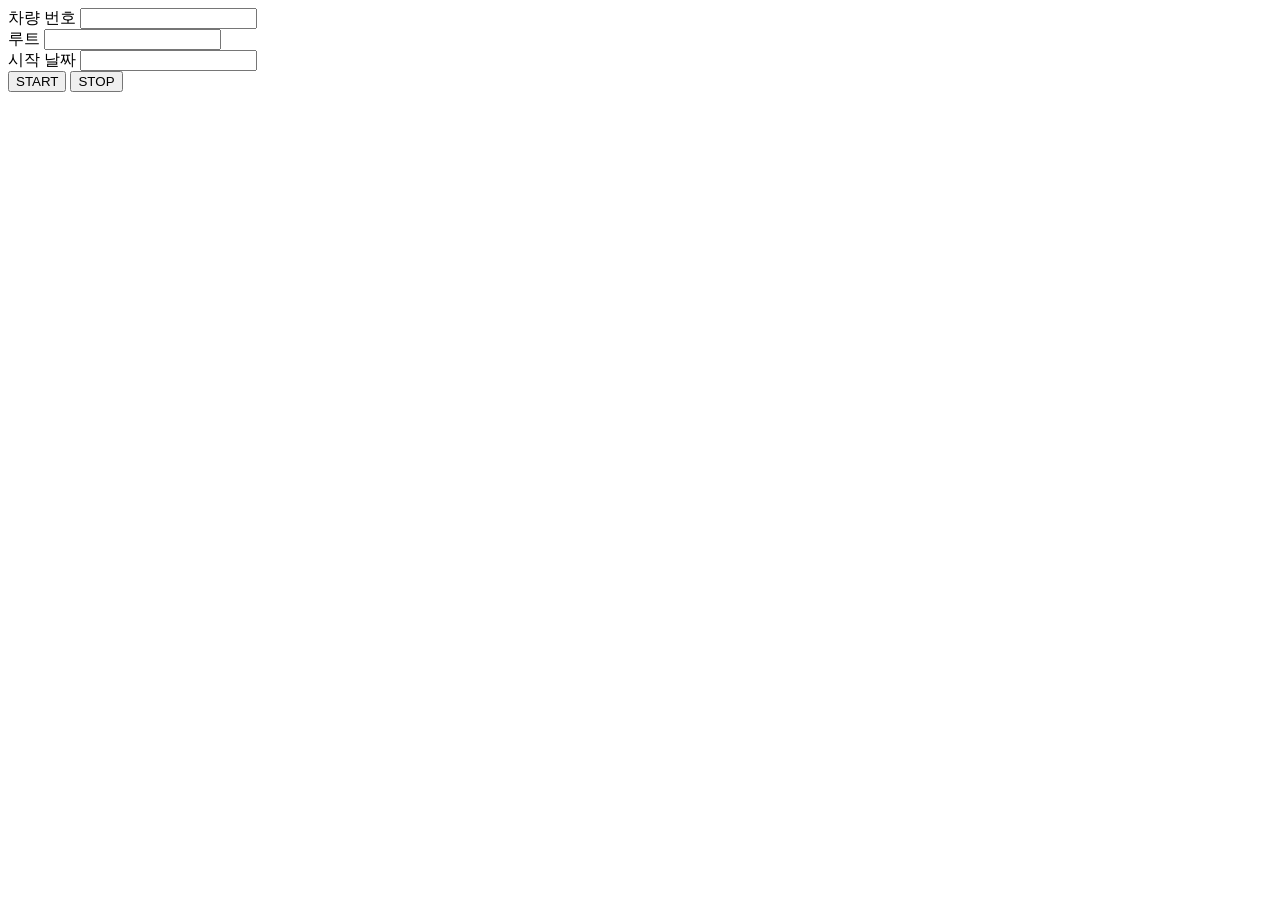
<file: charlee-emulator/src/main/resources/templates/emulator.html>
<!DOCTYPE html>
<html xmlns:th="http://www.thymeleaf.org">
<head>
    <meta charset="UTF-8">
    <meta name="viewport" content="width=device-width, initial-scale=1.0">
    <link rel="stylesheet" th:href="@{/emulator.css}">
    <title>차량 정보</title>
</head>
<body>

<div class="emulator-page">
    <div class="emulator-container">
        <form th:object="${EmulatorForm}">
            <div class="form-group">
                <label class="form-label" for="vehicleNumber">차량 번호</label>
                <input type="text" class="form-input" id="vehicleNumber">
            </div>

            <div class="form-group">
                <label class="form-label" for="route">루트</label>
                <input type="text" class="form-input" id="route">
            </div>

            <div class="form-group">
                <label class="form-label" for="startDate">시작 날짜</label>
                <input type="text" class="form-input" id="startDate">
            </div>

            <div class="button-group">
                <button type="submit" name="action" value="start" class="btn btn-start">START</button>
                <button type="submit" name="action" value="stop" class="btn btn-stop">STOP</button>
            </div>
        </form>
    </div>
</div>
</body>
</html>
</file>
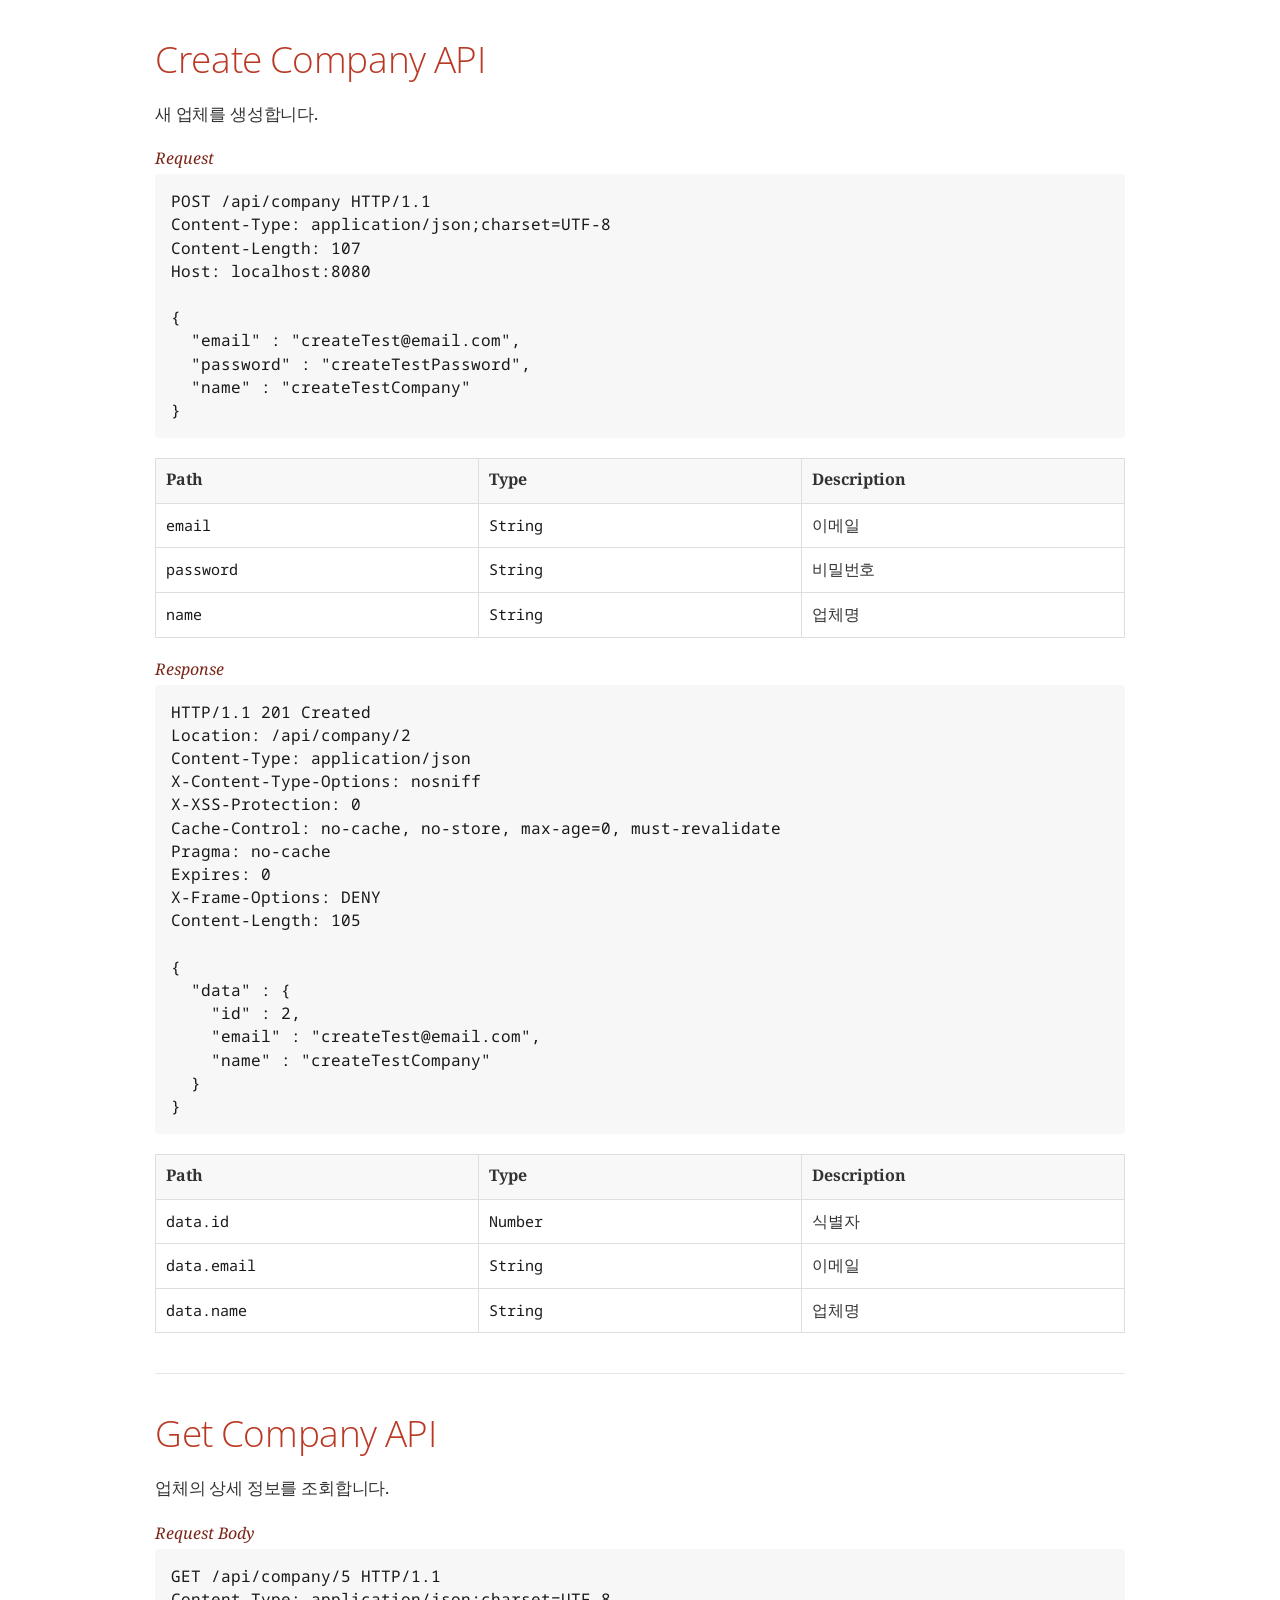
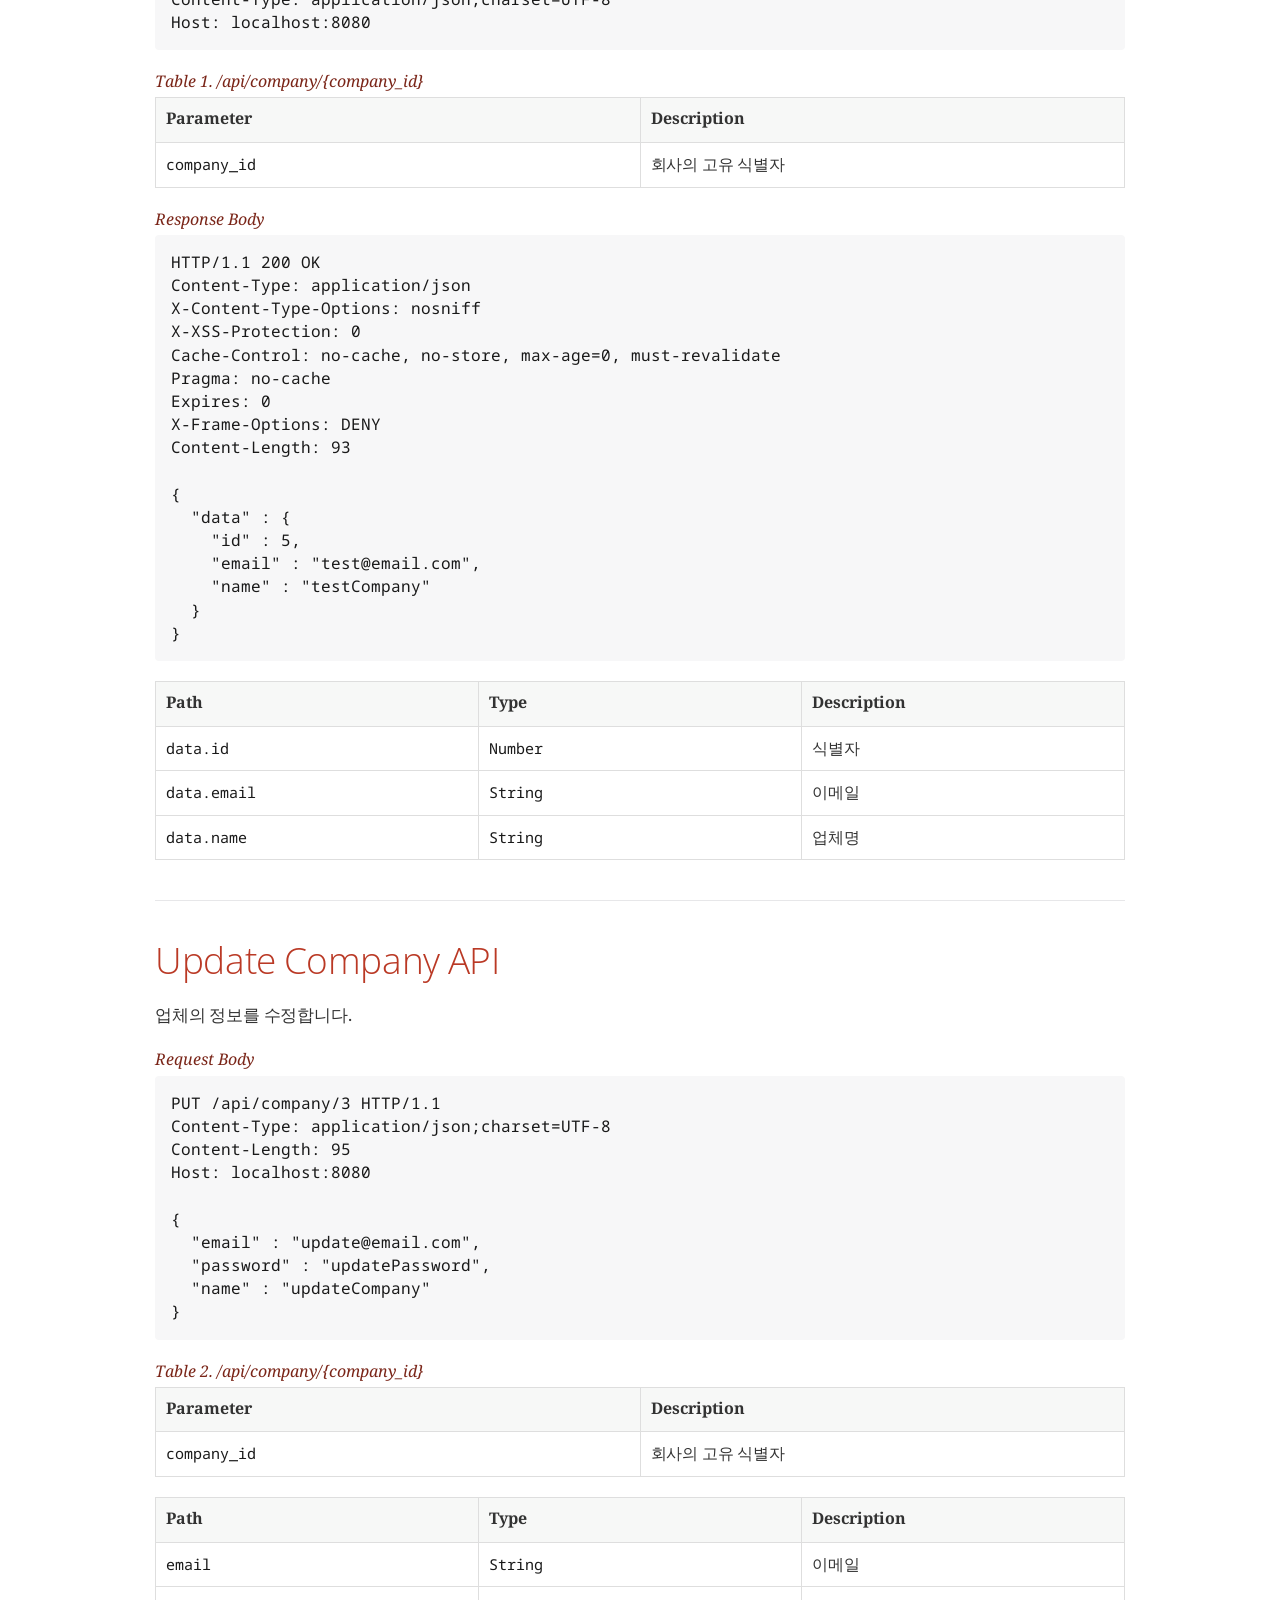
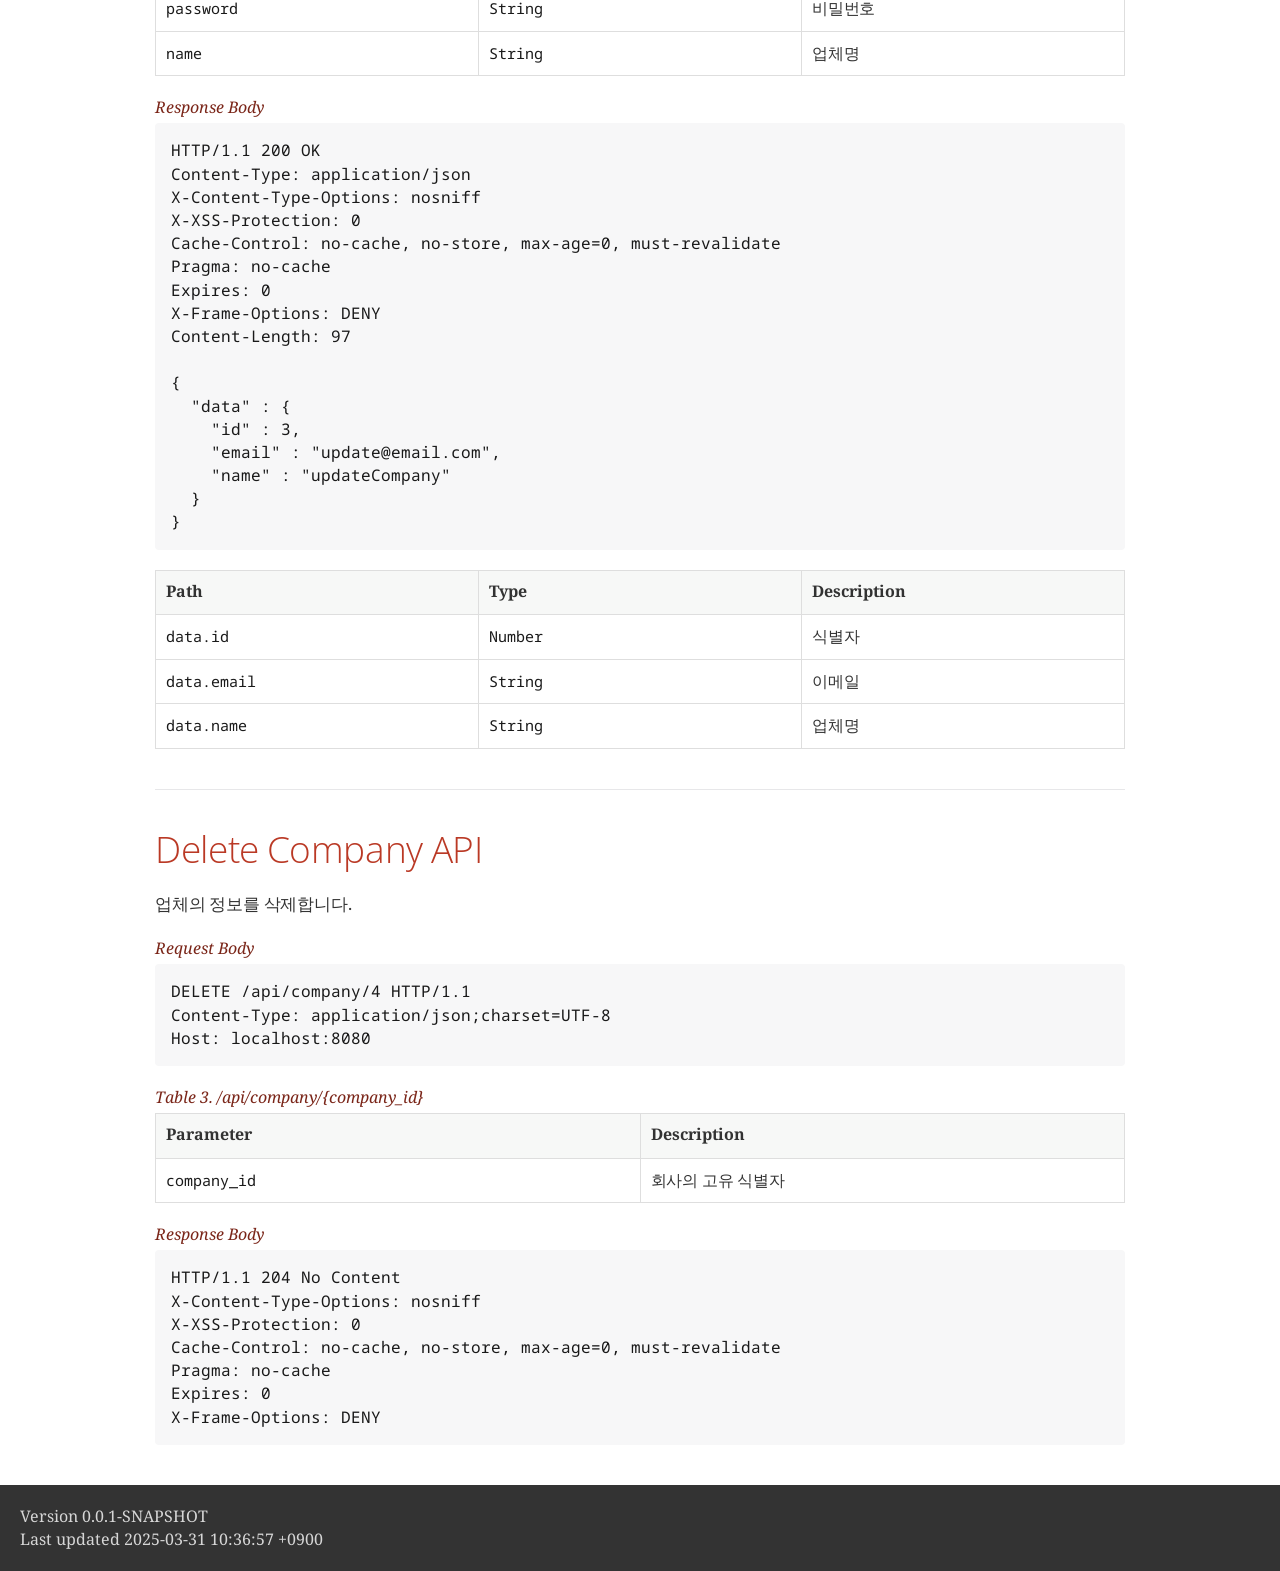
<file: charlee-web/src/main/resources/static/company.html>
<!DOCTYPE html>
<html lang="en">
<head>
<meta charset="UTF-8">
<meta http-equiv="X-UA-Compatible" content="IE=edge">
<meta name="viewport" content="width=device-width, initial-scale=1.0">
<meta name="generator" content="Asciidoctor 2.0.18">
<title>Create Company API</title>
<link rel="stylesheet" href="https://fonts.googleapis.com/css?family=Open+Sans:300,300italic,400,400italic,600,600italic%7CNoto+Serif:400,400italic,700,700italic%7CDroid+Sans+Mono:400,700">
<style>
/*! Asciidoctor default stylesheet | MIT License | https://asciidoctor.org */
/* Uncomment the following line when using as a custom stylesheet */
/* @import "https://fonts.googleapis.com/css?family=Open+Sans:300,300italic,400,400italic,600,600italic%7CNoto+Serif:400,400italic,700,700italic%7CDroid+Sans+Mono:400,700"; */
html{font-family:sans-serif;-webkit-text-size-adjust:100%}
a{background:none}
a:focus{outline:thin dotted}
a:active,a:hover{outline:0}
h1{font-size:2em;margin:.67em 0}
b,strong{font-weight:bold}
abbr{font-size:.9em}
abbr[title]{cursor:help;border-bottom:1px dotted #dddddf;text-decoration:none}
dfn{font-style:italic}
hr{height:0}
mark{background:#ff0;color:#000}
code,kbd,pre,samp{font-family:monospace;font-size:1em}
pre{white-space:pre-wrap}
q{quotes:"\201C" "\201D" "\2018" "\2019"}
small{font-size:80%}
sub,sup{font-size:75%;line-height:0;position:relative;vertical-align:baseline}
sup{top:-.5em}
sub{bottom:-.25em}
img{border:0}
svg:not(:root){overflow:hidden}
figure{margin:0}
audio,video{display:inline-block}
audio:not([controls]){display:none;height:0}
fieldset{border:1px solid silver;margin:0 2px;padding:.35em .625em .75em}
legend{border:0;padding:0}
button,input,select,textarea{font-family:inherit;font-size:100%;margin:0}
button,input{line-height:normal}
button,select{text-transform:none}
button,html input[type=button],input[type=reset],input[type=submit]{-webkit-appearance:button;cursor:pointer}
button[disabled],html input[disabled]{cursor:default}
input[type=checkbox],input[type=radio]{padding:0}
button::-moz-focus-inner,input::-moz-focus-inner{border:0;padding:0}
textarea{overflow:auto;vertical-align:top}
table{border-collapse:collapse;border-spacing:0}
*,::before,::after{box-sizing:border-box}
html,body{font-size:100%}
body{background:#fff;color:rgba(0,0,0,.8);padding:0;margin:0;font-family:"Noto Serif","DejaVu Serif",serif;line-height:1;position:relative;cursor:auto;-moz-tab-size:4;-o-tab-size:4;tab-size:4;word-wrap:anywhere;-moz-osx-font-smoothing:grayscale;-webkit-font-smoothing:antialiased}
a:hover{cursor:pointer}
img,object,embed{max-width:100%;height:auto}
object,embed{height:100%}
img{-ms-interpolation-mode:bicubic}
.left{float:left!important}
.right{float:right!important}
.text-left{text-align:left!important}
.text-right{text-align:right!important}
.text-center{text-align:center!important}
.text-justify{text-align:justify!important}
.hide{display:none}
img,object,svg{display:inline-block;vertical-align:middle}
textarea{height:auto;min-height:50px}
select{width:100%}
.subheader,.admonitionblock td.content>.title,.audioblock>.title,.exampleblock>.title,.imageblock>.title,.listingblock>.title,.literalblock>.title,.stemblock>.title,.openblock>.title,.paragraph>.title,.quoteblock>.title,table.tableblock>.title,.verseblock>.title,.videoblock>.title,.dlist>.title,.olist>.title,.ulist>.title,.qlist>.title,.hdlist>.title{line-height:1.45;color:#7a2518;font-weight:400;margin-top:0;margin-bottom:.25em}
div,dl,dt,dd,ul,ol,li,h1,h2,h3,#toctitle,.sidebarblock>.content>.title,h4,h5,h6,pre,form,p,blockquote,th,td{margin:0;padding:0}
a{color:#2156a5;text-decoration:underline;line-height:inherit}
a:hover,a:focus{color:#1d4b8f}
a img{border:0}
p{line-height:1.6;margin-bottom:1.25em;text-rendering:optimizeLegibility}
p aside{font-size:.875em;line-height:1.35;font-style:italic}
h1,h2,h3,#toctitle,.sidebarblock>.content>.title,h4,h5,h6{font-family:"Open Sans","DejaVu Sans",sans-serif;font-weight:300;font-style:normal;color:#ba3925;text-rendering:optimizeLegibility;margin-top:1em;margin-bottom:.5em;line-height:1.0125em}
h1 small,h2 small,h3 small,#toctitle small,.sidebarblock>.content>.title small,h4 small,h5 small,h6 small{font-size:60%;color:#e99b8f;line-height:0}
h1{font-size:2.125em}
h2{font-size:1.6875em}
h3,#toctitle,.sidebarblock>.content>.title{font-size:1.375em}
h4,h5{font-size:1.125em}
h6{font-size:1em}
hr{border:solid #dddddf;border-width:1px 0 0;clear:both;margin:1.25em 0 1.1875em}
em,i{font-style:italic;line-height:inherit}
strong,b{font-weight:bold;line-height:inherit}
small{font-size:60%;line-height:inherit}
code{font-family:"Droid Sans Mono","DejaVu Sans Mono",monospace;font-weight:400;color:rgba(0,0,0,.9)}
ul,ol,dl{line-height:1.6;margin-bottom:1.25em;list-style-position:outside;font-family:inherit}
ul,ol{margin-left:1.5em}
ul li ul,ul li ol{margin-left:1.25em;margin-bottom:0}
ul.circle{list-style-type:circle}
ul.disc{list-style-type:disc}
ul.square{list-style-type:square}
ul.circle ul:not([class]),ul.disc ul:not([class]),ul.square ul:not([class]){list-style:inherit}
ol li ul,ol li ol{margin-left:1.25em;margin-bottom:0}
dl dt{margin-bottom:.3125em;font-weight:bold}
dl dd{margin-bottom:1.25em}
blockquote{margin:0 0 1.25em;padding:.5625em 1.25em 0 1.1875em;border-left:1px solid #ddd}
blockquote,blockquote p{line-height:1.6;color:rgba(0,0,0,.85)}
@media screen and (min-width:768px){h1,h2,h3,#toctitle,.sidebarblock>.content>.title,h4,h5,h6{line-height:1.2}
h1{font-size:2.75em}
h2{font-size:2.3125em}
h3,#toctitle,.sidebarblock>.content>.title{font-size:1.6875em}
h4{font-size:1.4375em}}
table{background:#fff;margin-bottom:1.25em;border:1px solid #dedede;word-wrap:normal}
table thead,table tfoot{background:#f7f8f7}
table thead tr th,table thead tr td,table tfoot tr th,table tfoot tr td{padding:.5em .625em .625em;font-size:inherit;color:rgba(0,0,0,.8);text-align:left}
table tr th,table tr td{padding:.5625em .625em;font-size:inherit;color:rgba(0,0,0,.8)}
table tr.even,table tr.alt{background:#f8f8f7}
table thead tr th,table tfoot tr th,table tbody tr td,table tr td,table tfoot tr td{line-height:1.6}
h1,h2,h3,#toctitle,.sidebarblock>.content>.title,h4,h5,h6{line-height:1.2;word-spacing:-.05em}
h1 strong,h2 strong,h3 strong,#toctitle strong,.sidebarblock>.content>.title strong,h4 strong,h5 strong,h6 strong{font-weight:400}
.center{margin-left:auto;margin-right:auto}
.stretch{width:100%}
.clearfix::before,.clearfix::after,.float-group::before,.float-group::after{content:" ";display:table}
.clearfix::after,.float-group::after{clear:both}
:not(pre).nobreak{word-wrap:normal}
:not(pre).nowrap{white-space:nowrap}
:not(pre).pre-wrap{white-space:pre-wrap}
:not(pre):not([class^=L])>code{font-size:.9375em;font-style:normal!important;letter-spacing:0;padding:.1em .5ex;word-spacing:-.15em;background:#f7f7f8;border-radius:4px;line-height:1.45;text-rendering:optimizeSpeed}
pre{color:rgba(0,0,0,.9);font-family:"Droid Sans Mono","DejaVu Sans Mono",monospace;line-height:1.45;text-rendering:optimizeSpeed}
pre code,pre pre{color:inherit;font-size:inherit;line-height:inherit}
pre>code{display:block}
pre.nowrap,pre.nowrap pre{white-space:pre;word-wrap:normal}
em em{font-style:normal}
strong strong{font-weight:400}
.keyseq{color:rgba(51,51,51,.8)}
kbd{font-family:"Droid Sans Mono","DejaVu Sans Mono",monospace;display:inline-block;color:rgba(0,0,0,.8);font-size:.65em;line-height:1.45;background:#f7f7f7;border:1px solid #ccc;border-radius:3px;box-shadow:0 1px 0 rgba(0,0,0,.2),inset 0 0 0 .1em #fff;margin:0 .15em;padding:.2em .5em;vertical-align:middle;position:relative;top:-.1em;white-space:nowrap}
.keyseq kbd:first-child{margin-left:0}
.keyseq kbd:last-child{margin-right:0}
.menuseq,.menuref{color:#000}
.menuseq b:not(.caret),.menuref{font-weight:inherit}
.menuseq{word-spacing:-.02em}
.menuseq b.caret{font-size:1.25em;line-height:.8}
.menuseq i.caret{font-weight:bold;text-align:center;width:.45em}
b.button::before,b.button::after{position:relative;top:-1px;font-weight:400}
b.button::before{content:"[";padding:0 3px 0 2px}
b.button::after{content:"]";padding:0 2px 0 3px}
p a>code:hover{color:rgba(0,0,0,.9)}
#header,#content,#footnotes,#footer{width:100%;margin:0 auto;max-width:62.5em;*zoom:1;position:relative;padding-left:.9375em;padding-right:.9375em}
#header::before,#header::after,#content::before,#content::after,#footnotes::before,#footnotes::after,#footer::before,#footer::after{content:" ";display:table}
#header::after,#content::after,#footnotes::after,#footer::after{clear:both}
#content{margin-top:1.25em}
#content::before{content:none}
#header>h1:first-child{color:rgba(0,0,0,.85);margin-top:2.25rem;margin-bottom:0}
#header>h1:first-child+#toc{margin-top:8px;border-top:1px solid #dddddf}
#header>h1:only-child,body.toc2 #header>h1:nth-last-child(2){border-bottom:1px solid #dddddf;padding-bottom:8px}
#header .details{border-bottom:1px solid #dddddf;line-height:1.45;padding-top:.25em;padding-bottom:.25em;padding-left:.25em;color:rgba(0,0,0,.6);display:flex;flex-flow:row wrap}
#header .details span:first-child{margin-left:-.125em}
#header .details span.email a{color:rgba(0,0,0,.85)}
#header .details br{display:none}
#header .details br+span::before{content:"\00a0\2013\00a0"}
#header .details br+span.author::before{content:"\00a0\22c5\00a0";color:rgba(0,0,0,.85)}
#header .details br+span#revremark::before{content:"\00a0|\00a0"}
#header #revnumber{text-transform:capitalize}
#header #revnumber::after{content:"\00a0"}
#content>h1:first-child:not([class]){color:rgba(0,0,0,.85);border-bottom:1px solid #dddddf;padding-bottom:8px;margin-top:0;padding-top:1rem;margin-bottom:1.25rem}
#toc{border-bottom:1px solid #e7e7e9;padding-bottom:.5em}
#toc>ul{margin-left:.125em}
#toc ul.sectlevel0>li>a{font-style:italic}
#toc ul.sectlevel0 ul.sectlevel1{margin:.5em 0}
#toc ul{font-family:"Open Sans","DejaVu Sans",sans-serif;list-style-type:none}
#toc li{line-height:1.3334;margin-top:.3334em}
#toc a{text-decoration:none}
#toc a:active{text-decoration:underline}
#toctitle{color:#7a2518;font-size:1.2em}
@media screen and (min-width:768px){#toctitle{font-size:1.375em}
body.toc2{padding-left:15em;padding-right:0}
#toc.toc2{margin-top:0!important;background:#f8f8f7;position:fixed;width:15em;left:0;top:0;border-right:1px solid #e7e7e9;border-top-width:0!important;border-bottom-width:0!important;z-index:1000;padding:1.25em 1em;height:100%;overflow:auto}
#toc.toc2 #toctitle{margin-top:0;margin-bottom:.8rem;font-size:1.2em}
#toc.toc2>ul{font-size:.9em;margin-bottom:0}
#toc.toc2 ul ul{margin-left:0;padding-left:1em}
#toc.toc2 ul.sectlevel0 ul.sectlevel1{padding-left:0;margin-top:.5em;margin-bottom:.5em}
body.toc2.toc-right{padding-left:0;padding-right:15em}
body.toc2.toc-right #toc.toc2{border-right-width:0;border-left:1px solid #e7e7e9;left:auto;right:0}}
@media screen and (min-width:1280px){body.toc2{padding-left:20em;padding-right:0}
#toc.toc2{width:20em}
#toc.toc2 #toctitle{font-size:1.375em}
#toc.toc2>ul{font-size:.95em}
#toc.toc2 ul ul{padding-left:1.25em}
body.toc2.toc-right{padding-left:0;padding-right:20em}}
#content #toc{border:1px solid #e0e0dc;margin-bottom:1.25em;padding:1.25em;background:#f8f8f7;border-radius:4px}
#content #toc>:first-child{margin-top:0}
#content #toc>:last-child{margin-bottom:0}
#footer{max-width:none;background:rgba(0,0,0,.8);padding:1.25em}
#footer-text{color:hsla(0,0%,100%,.8);line-height:1.44}
#content{margin-bottom:.625em}
.sect1{padding-bottom:.625em}
@media screen and (min-width:768px){#content{margin-bottom:1.25em}
.sect1{padding-bottom:1.25em}}
.sect1:last-child{padding-bottom:0}
.sect1+.sect1{border-top:1px solid #e7e7e9}
#content h1>a.anchor,h2>a.anchor,h3>a.anchor,#toctitle>a.anchor,.sidebarblock>.content>.title>a.anchor,h4>a.anchor,h5>a.anchor,h6>a.anchor{position:absolute;z-index:1001;width:1.5ex;margin-left:-1.5ex;display:block;text-decoration:none!important;visibility:hidden;text-align:center;font-weight:400}
#content h1>a.anchor::before,h2>a.anchor::before,h3>a.anchor::before,#toctitle>a.anchor::before,.sidebarblock>.content>.title>a.anchor::before,h4>a.anchor::before,h5>a.anchor::before,h6>a.anchor::before{content:"\00A7";font-size:.85em;display:block;padding-top:.1em}
#content h1:hover>a.anchor,#content h1>a.anchor:hover,h2:hover>a.anchor,h2>a.anchor:hover,h3:hover>a.anchor,#toctitle:hover>a.anchor,.sidebarblock>.content>.title:hover>a.anchor,h3>a.anchor:hover,#toctitle>a.anchor:hover,.sidebarblock>.content>.title>a.anchor:hover,h4:hover>a.anchor,h4>a.anchor:hover,h5:hover>a.anchor,h5>a.anchor:hover,h6:hover>a.anchor,h6>a.anchor:hover{visibility:visible}
#content h1>a.link,h2>a.link,h3>a.link,#toctitle>a.link,.sidebarblock>.content>.title>a.link,h4>a.link,h5>a.link,h6>a.link{color:#ba3925;text-decoration:none}
#content h1>a.link:hover,h2>a.link:hover,h3>a.link:hover,#toctitle>a.link:hover,.sidebarblock>.content>.title>a.link:hover,h4>a.link:hover,h5>a.link:hover,h6>a.link:hover{color:#a53221}
details,.audioblock,.imageblock,.literalblock,.listingblock,.stemblock,.videoblock{margin-bottom:1.25em}
details{margin-left:1.25rem}
details>summary{cursor:pointer;display:block;position:relative;line-height:1.6;margin-bottom:.625rem;outline:none;-webkit-tap-highlight-color:transparent}
details>summary::-webkit-details-marker{display:none}
details>summary::before{content:"";border:solid transparent;border-left:solid;border-width:.3em 0 .3em .5em;position:absolute;top:.5em;left:-1.25rem;transform:translateX(15%)}
details[open]>summary::before{border:solid transparent;border-top:solid;border-width:.5em .3em 0;transform:translateY(15%)}
details>summary::after{content:"";width:1.25rem;height:1em;position:absolute;top:.3em;left:-1.25rem}
.admonitionblock td.content>.title,.audioblock>.title,.exampleblock>.title,.imageblock>.title,.listingblock>.title,.literalblock>.title,.stemblock>.title,.openblock>.title,.paragraph>.title,.quoteblock>.title,table.tableblock>.title,.verseblock>.title,.videoblock>.title,.dlist>.title,.olist>.title,.ulist>.title,.qlist>.title,.hdlist>.title{text-rendering:optimizeLegibility;text-align:left;font-family:"Noto Serif","DejaVu Serif",serif;font-size:1rem;font-style:italic}
table.tableblock.fit-content>caption.title{white-space:nowrap;width:0}
.paragraph.lead>p,#preamble>.sectionbody>[class=paragraph]:first-of-type p{font-size:1.21875em;line-height:1.6;color:rgba(0,0,0,.85)}
.admonitionblock>table{border-collapse:separate;border:0;background:none;width:100%}
.admonitionblock>table td.icon{text-align:center;width:80px}
.admonitionblock>table td.icon img{max-width:none}
.admonitionblock>table td.icon .title{font-weight:bold;font-family:"Open Sans","DejaVu Sans",sans-serif;text-transform:uppercase}
.admonitionblock>table td.content{padding-left:1.125em;padding-right:1.25em;border-left:1px solid #dddddf;color:rgba(0,0,0,.6);word-wrap:anywhere}
.admonitionblock>table td.content>:last-child>:last-child{margin-bottom:0}
.exampleblock>.content{border:1px solid #e6e6e6;margin-bottom:1.25em;padding:1.25em;background:#fff;border-radius:4px}
.exampleblock>.content>:first-child{margin-top:0}
.exampleblock>.content>:last-child{margin-bottom:0}
.sidebarblock{border:1px solid #dbdbd6;margin-bottom:1.25em;padding:1.25em;background:#f3f3f2;border-radius:4px}
.sidebarblock>:first-child{margin-top:0}
.sidebarblock>:last-child{margin-bottom:0}
.sidebarblock>.content>.title{color:#7a2518;margin-top:0;text-align:center}
.exampleblock>.content>:last-child>:last-child,.exampleblock>.content .olist>ol>li:last-child>:last-child,.exampleblock>.content .ulist>ul>li:last-child>:last-child,.exampleblock>.content .qlist>ol>li:last-child>:last-child,.sidebarblock>.content>:last-child>:last-child,.sidebarblock>.content .olist>ol>li:last-child>:last-child,.sidebarblock>.content .ulist>ul>li:last-child>:last-child,.sidebarblock>.content .qlist>ol>li:last-child>:last-child{margin-bottom:0}
.literalblock pre,.listingblock>.content>pre{border-radius:4px;overflow-x:auto;padding:1em;font-size:.8125em}
@media screen and (min-width:768px){.literalblock pre,.listingblock>.content>pre{font-size:.90625em}}
@media screen and (min-width:1280px){.literalblock pre,.listingblock>.content>pre{font-size:1em}}
.literalblock pre,.listingblock>.content>pre:not(.highlight),.listingblock>.content>pre[class=highlight],.listingblock>.content>pre[class^="highlight "]{background:#f7f7f8}
.literalblock.output pre{color:#f7f7f8;background:rgba(0,0,0,.9)}
.listingblock>.content{position:relative}
.listingblock code[data-lang]::before{display:none;content:attr(data-lang);position:absolute;font-size:.75em;top:.425rem;right:.5rem;line-height:1;text-transform:uppercase;color:inherit;opacity:.5}
.listingblock:hover code[data-lang]::before{display:block}
.listingblock.terminal pre .command::before{content:attr(data-prompt);padding-right:.5em;color:inherit;opacity:.5}
.listingblock.terminal pre .command:not([data-prompt])::before{content:"$"}
.listingblock pre.highlightjs{padding:0}
.listingblock pre.highlightjs>code{padding:1em;border-radius:4px}
.listingblock pre.prettyprint{border-width:0}
.prettyprint{background:#f7f7f8}
pre.prettyprint .linenums{line-height:1.45;margin-left:2em}
pre.prettyprint li{background:none;list-style-type:inherit;padding-left:0}
pre.prettyprint li code[data-lang]::before{opacity:1}
pre.prettyprint li:not(:first-child) code[data-lang]::before{display:none}
table.linenotable{border-collapse:separate;border:0;margin-bottom:0;background:none}
table.linenotable td[class]{color:inherit;vertical-align:top;padding:0;line-height:inherit;white-space:normal}
table.linenotable td.code{padding-left:.75em}
table.linenotable td.linenos,pre.pygments .linenos{border-right:1px solid;opacity:.35;padding-right:.5em;-webkit-user-select:none;-moz-user-select:none;-ms-user-select:none;user-select:none}
pre.pygments span.linenos{display:inline-block;margin-right:.75em}
.quoteblock{margin:0 1em 1.25em 1.5em;display:table}
.quoteblock:not(.excerpt)>.title{margin-left:-1.5em;margin-bottom:.75em}
.quoteblock blockquote,.quoteblock p{color:rgba(0,0,0,.85);font-size:1.15rem;line-height:1.75;word-spacing:.1em;letter-spacing:0;font-style:italic;text-align:justify}
.quoteblock blockquote{margin:0;padding:0;border:0}
.quoteblock blockquote::before{content:"\201c";float:left;font-size:2.75em;font-weight:bold;line-height:.6em;margin-left:-.6em;color:#7a2518;text-shadow:0 1px 2px rgba(0,0,0,.1)}
.quoteblock blockquote>.paragraph:last-child p{margin-bottom:0}
.quoteblock .attribution{margin-top:.75em;margin-right:.5ex;text-align:right}
.verseblock{margin:0 1em 1.25em}
.verseblock pre{font-family:"Open Sans","DejaVu Sans",sans-serif;font-size:1.15rem;color:rgba(0,0,0,.85);font-weight:300;text-rendering:optimizeLegibility}
.verseblock pre strong{font-weight:400}
.verseblock .attribution{margin-top:1.25rem;margin-left:.5ex}
.quoteblock .attribution,.verseblock .attribution{font-size:.9375em;line-height:1.45;font-style:italic}
.quoteblock .attribution br,.verseblock .attribution br{display:none}
.quoteblock .attribution cite,.verseblock .attribution cite{display:block;letter-spacing:-.025em;color:rgba(0,0,0,.6)}
.quoteblock.abstract blockquote::before,.quoteblock.excerpt blockquote::before,.quoteblock .quoteblock blockquote::before{display:none}
.quoteblock.abstract blockquote,.quoteblock.abstract p,.quoteblock.excerpt blockquote,.quoteblock.excerpt p,.quoteblock .quoteblock blockquote,.quoteblock .quoteblock p{line-height:1.6;word-spacing:0}
.quoteblock.abstract{margin:0 1em 1.25em;display:block}
.quoteblock.abstract>.title{margin:0 0 .375em;font-size:1.15em;text-align:center}
.quoteblock.excerpt>blockquote,.quoteblock .quoteblock{padding:0 0 .25em 1em;border-left:.25em solid #dddddf}
.quoteblock.excerpt,.quoteblock .quoteblock{margin-left:0}
.quoteblock.excerpt blockquote,.quoteblock.excerpt p,.quoteblock .quoteblock blockquote,.quoteblock .quoteblock p{color:inherit;font-size:1.0625rem}
.quoteblock.excerpt .attribution,.quoteblock .quoteblock .attribution{color:inherit;font-size:.85rem;text-align:left;margin-right:0}
p.tableblock:last-child{margin-bottom:0}
td.tableblock>.content{margin-bottom:1.25em;word-wrap:anywhere}
td.tableblock>.content>:last-child{margin-bottom:-1.25em}
table.tableblock,th.tableblock,td.tableblock{border:0 solid #dedede}
table.grid-all>*>tr>*{border-width:1px}
table.grid-cols>*>tr>*{border-width:0 1px}
table.grid-rows>*>tr>*{border-width:1px 0}
table.frame-all{border-width:1px}
table.frame-ends{border-width:1px 0}
table.frame-sides{border-width:0 1px}
table.frame-none>colgroup+*>:first-child>*,table.frame-sides>colgroup+*>:first-child>*{border-top-width:0}
table.frame-none>:last-child>:last-child>*,table.frame-sides>:last-child>:last-child>*{border-bottom-width:0}
table.frame-none>*>tr>:first-child,table.frame-ends>*>tr>:first-child{border-left-width:0}
table.frame-none>*>tr>:last-child,table.frame-ends>*>tr>:last-child{border-right-width:0}
table.stripes-all>*>tr,table.stripes-odd>*>tr:nth-of-type(odd),table.stripes-even>*>tr:nth-of-type(even),table.stripes-hover>*>tr:hover{background:#f8f8f7}
th.halign-left,td.halign-left{text-align:left}
th.halign-right,td.halign-right{text-align:right}
th.halign-center,td.halign-center{text-align:center}
th.valign-top,td.valign-top{vertical-align:top}
th.valign-bottom,td.valign-bottom{vertical-align:bottom}
th.valign-middle,td.valign-middle{vertical-align:middle}
table thead th,table tfoot th{font-weight:bold}
tbody tr th{background:#f7f8f7}
tbody tr th,tbody tr th p,tfoot tr th,tfoot tr th p{color:rgba(0,0,0,.8);font-weight:bold}
p.tableblock>code:only-child{background:none;padding:0}
p.tableblock{font-size:1em}
ol{margin-left:1.75em}
ul li ol{margin-left:1.5em}
dl dd{margin-left:1.125em}
dl dd:last-child,dl dd:last-child>:last-child{margin-bottom:0}
li p,ul dd,ol dd,.olist .olist,.ulist .ulist,.ulist .olist,.olist .ulist{margin-bottom:.625em}
ul.checklist,ul.none,ol.none,ul.no-bullet,ol.no-bullet,ol.unnumbered,ul.unstyled,ol.unstyled{list-style-type:none}
ul.no-bullet,ol.no-bullet,ol.unnumbered{margin-left:.625em}
ul.unstyled,ol.unstyled{margin-left:0}
li>p:empty:only-child::before{content:"";display:inline-block}
ul.checklist>li>p:first-child{margin-left:-1em}
ul.checklist>li>p:first-child>.fa-square-o:first-child,ul.checklist>li>p:first-child>.fa-check-square-o:first-child{width:1.25em;font-size:.8em;position:relative;bottom:.125em}
ul.checklist>li>p:first-child>input[type=checkbox]:first-child{margin-right:.25em}
ul.inline{display:flex;flex-flow:row wrap;list-style:none;margin:0 0 .625em -1.25em}
ul.inline>li{margin-left:1.25em}
.unstyled dl dt{font-weight:400;font-style:normal}
ol.arabic{list-style-type:decimal}
ol.decimal{list-style-type:decimal-leading-zero}
ol.loweralpha{list-style-type:lower-alpha}
ol.upperalpha{list-style-type:upper-alpha}
ol.lowerroman{list-style-type:lower-roman}
ol.upperroman{list-style-type:upper-roman}
ol.lowergreek{list-style-type:lower-greek}
.hdlist>table,.colist>table{border:0;background:none}
.hdlist>table>tbody>tr,.colist>table>tbody>tr{background:none}
td.hdlist1,td.hdlist2{vertical-align:top;padding:0 .625em}
td.hdlist1{font-weight:bold;padding-bottom:1.25em}
td.hdlist2{word-wrap:anywhere}
.literalblock+.colist,.listingblock+.colist{margin-top:-.5em}
.colist td:not([class]):first-child{padding:.4em .75em 0;line-height:1;vertical-align:top}
.colist td:not([class]):first-child img{max-width:none}
.colist td:not([class]):last-child{padding:.25em 0}
.thumb,.th{line-height:0;display:inline-block;border:4px solid #fff;box-shadow:0 0 0 1px #ddd}
.imageblock.left{margin:.25em .625em 1.25em 0}
.imageblock.right{margin:.25em 0 1.25em .625em}
.imageblock>.title{margin-bottom:0}
.imageblock.thumb,.imageblock.th{border-width:6px}
.imageblock.thumb>.title,.imageblock.th>.title{padding:0 .125em}
.image.left,.image.right{margin-top:.25em;margin-bottom:.25em;display:inline-block;line-height:0}
.image.left{margin-right:.625em}
.image.right{margin-left:.625em}
a.image{text-decoration:none;display:inline-block}
a.image object{pointer-events:none}
sup.footnote,sup.footnoteref{font-size:.875em;position:static;vertical-align:super}
sup.footnote a,sup.footnoteref a{text-decoration:none}
sup.footnote a:active,sup.footnoteref a:active{text-decoration:underline}
#footnotes{padding-top:.75em;padding-bottom:.75em;margin-bottom:.625em}
#footnotes hr{width:20%;min-width:6.25em;margin:-.25em 0 .75em;border-width:1px 0 0}
#footnotes .footnote{padding:0 .375em 0 .225em;line-height:1.3334;font-size:.875em;margin-left:1.2em;margin-bottom:.2em}
#footnotes .footnote a:first-of-type{font-weight:bold;text-decoration:none;margin-left:-1.05em}
#footnotes .footnote:last-of-type{margin-bottom:0}
#content #footnotes{margin-top:-.625em;margin-bottom:0;padding:.75em 0}
div.unbreakable{page-break-inside:avoid}
.big{font-size:larger}
.small{font-size:smaller}
.underline{text-decoration:underline}
.overline{text-decoration:overline}
.line-through{text-decoration:line-through}
.aqua{color:#00bfbf}
.aqua-background{background:#00fafa}
.black{color:#000}
.black-background{background:#000}
.blue{color:#0000bf}
.blue-background{background:#0000fa}
.fuchsia{color:#bf00bf}
.fuchsia-background{background:#fa00fa}
.gray{color:#606060}
.gray-background{background:#7d7d7d}
.green{color:#006000}
.green-background{background:#007d00}
.lime{color:#00bf00}
.lime-background{background:#00fa00}
.maroon{color:#600000}
.maroon-background{background:#7d0000}
.navy{color:#000060}
.navy-background{background:#00007d}
.olive{color:#606000}
.olive-background{background:#7d7d00}
.purple{color:#600060}
.purple-background{background:#7d007d}
.red{color:#bf0000}
.red-background{background:#fa0000}
.silver{color:#909090}
.silver-background{background:#bcbcbc}
.teal{color:#006060}
.teal-background{background:#007d7d}
.white{color:#bfbfbf}
.white-background{background:#fafafa}
.yellow{color:#bfbf00}
.yellow-background{background:#fafa00}
span.icon>.fa{cursor:default}
a span.icon>.fa{cursor:inherit}
.admonitionblock td.icon [class^="fa icon-"]{font-size:2.5em;text-shadow:1px 1px 2px rgba(0,0,0,.5);cursor:default}
.admonitionblock td.icon .icon-note::before{content:"\f05a";color:#19407c}
.admonitionblock td.icon .icon-tip::before{content:"\f0eb";text-shadow:1px 1px 2px rgba(155,155,0,.8);color:#111}
.admonitionblock td.icon .icon-warning::before{content:"\f071";color:#bf6900}
.admonitionblock td.icon .icon-caution::before{content:"\f06d";color:#bf3400}
.admonitionblock td.icon .icon-important::before{content:"\f06a";color:#bf0000}
.conum[data-value]{display:inline-block;color:#fff!important;background:rgba(0,0,0,.8);border-radius:50%;text-align:center;font-size:.75em;width:1.67em;height:1.67em;line-height:1.67em;font-family:"Open Sans","DejaVu Sans",sans-serif;font-style:normal;font-weight:bold}
.conum[data-value] *{color:#fff!important}
.conum[data-value]+b{display:none}
.conum[data-value]::after{content:attr(data-value)}
pre .conum[data-value]{position:relative;top:-.125em}
b.conum *{color:inherit!important}
.conum:not([data-value]):empty{display:none}
dt,th.tableblock,td.content,div.footnote{text-rendering:optimizeLegibility}
h1,h2,p,td.content,span.alt,summary{letter-spacing:-.01em}
p strong,td.content strong,div.footnote strong{letter-spacing:-.005em}
p,blockquote,dt,td.content,span.alt,summary{font-size:1.0625rem}
p{margin-bottom:1.25rem}
.sidebarblock p,.sidebarblock dt,.sidebarblock td.content,p.tableblock{font-size:1em}
.exampleblock>.content{background:#fffef7;border-color:#e0e0dc;box-shadow:0 1px 4px #e0e0dc}
.print-only{display:none!important}
@page{margin:1.25cm .75cm}
@media print{*{box-shadow:none!important;text-shadow:none!important}
html{font-size:80%}
a{color:inherit!important;text-decoration:underline!important}
a.bare,a[href^="#"],a[href^="mailto:"]{text-decoration:none!important}
a[href^="http:"]:not(.bare)::after,a[href^="https:"]:not(.bare)::after{content:"(" attr(href) ")";display:inline-block;font-size:.875em;padding-left:.25em}
abbr[title]{border-bottom:1px dotted}
abbr[title]::after{content:" (" attr(title) ")"}
pre,blockquote,tr,img,object,svg{page-break-inside:avoid}
thead{display:table-header-group}
svg{max-width:100%}
p,blockquote,dt,td.content{font-size:1em;orphans:3;widows:3}
h2,h3,#toctitle,.sidebarblock>.content>.title{page-break-after:avoid}
#header,#content,#footnotes,#footer{max-width:none}
#toc,.sidebarblock,.exampleblock>.content{background:none!important}
#toc{border-bottom:1px solid #dddddf!important;padding-bottom:0!important}
body.book #header{text-align:center}
body.book #header>h1:first-child{border:0!important;margin:2.5em 0 1em}
body.book #header .details{border:0!important;display:block;padding:0!important}
body.book #header .details span:first-child{margin-left:0!important}
body.book #header .details br{display:block}
body.book #header .details br+span::before{content:none!important}
body.book #toc{border:0!important;text-align:left!important;padding:0!important;margin:0!important}
body.book #toc,body.book #preamble,body.book h1.sect0,body.book .sect1>h2{page-break-before:always}
.listingblock code[data-lang]::before{display:block}
#footer{padding:0 .9375em}
.hide-on-print{display:none!important}
.print-only{display:block!important}
.hide-for-print{display:none!important}
.show-for-print{display:inherit!important}}
@media amzn-kf8,print{#header>h1:first-child{margin-top:1.25rem}
.sect1{padding:0!important}
.sect1+.sect1{border:0}
#footer{background:none}
#footer-text{color:rgba(0,0,0,.6);font-size:.9em}}
@media amzn-kf8{#header,#content,#footnotes,#footer{padding:0}}
</style>
</head>
<body class="article">
<div id="header">
</div>
<div id="content">
<div class="sect1">
<h2 id="_create_company_api">Create Company API</h2>
<div class="sectionbody">
<div class="paragraph">
<p>새 업체를 생성합니다.</p>
</div>
<div class="listingblock">
<div class="title">Request</div>
<div class="content">
<pre class="highlight nowrap"><code class="language-http" data-lang="http">POST /api/company HTTP/1.1
Content-Type: application/json;charset=UTF-8
Content-Length: 107
Host: localhost:8080

{
  "email" : "createTest@email.com",
  "password" : "createTestPassword",
  "name" : "createTestCompany"
}</code></pre>
</div>
</div>
<table class="tableblock frame-all grid-all stretch">
<colgroup>
<col style="width: 33.3333%;">
<col style="width: 33.3333%;">
<col style="width: 33.3334%;">
</colgroup>
<thead>
<tr>
<th class="tableblock halign-left valign-top">Path</th>
<th class="tableblock halign-left valign-top">Type</th>
<th class="tableblock halign-left valign-top">Description</th>
</tr>
</thead>
<tbody>
<tr>
<td class="tableblock halign-left valign-top"><p class="tableblock"><code>email</code></p></td>
<td class="tableblock halign-left valign-top"><p class="tableblock"><code>String</code></p></td>
<td class="tableblock halign-left valign-top"><p class="tableblock">이메일</p></td>
</tr>
<tr>
<td class="tableblock halign-left valign-top"><p class="tableblock"><code>password</code></p></td>
<td class="tableblock halign-left valign-top"><p class="tableblock"><code>String</code></p></td>
<td class="tableblock halign-left valign-top"><p class="tableblock">비밀번호</p></td>
</tr>
<tr>
<td class="tableblock halign-left valign-top"><p class="tableblock"><code>name</code></p></td>
<td class="tableblock halign-left valign-top"><p class="tableblock"><code>String</code></p></td>
<td class="tableblock halign-left valign-top"><p class="tableblock">업체명</p></td>
</tr>
</tbody>
</table>
<div class="listingblock">
<div class="title">Response</div>
<div class="content">
<pre class="highlight nowrap"><code class="language-http" data-lang="http">HTTP/1.1 201 Created
Location: /api/company/2
Content-Type: application/json
X-Content-Type-Options: nosniff
X-XSS-Protection: 0
Cache-Control: no-cache, no-store, max-age=0, must-revalidate
Pragma: no-cache
Expires: 0
X-Frame-Options: DENY
Content-Length: 105

{
  "data" : {
    "id" : 2,
    "email" : "createTest@email.com",
    "name" : "createTestCompany"
  }
}</code></pre>
</div>
</div>
<table class="tableblock frame-all grid-all stretch">
<colgroup>
<col style="width: 33.3333%;">
<col style="width: 33.3333%;">
<col style="width: 33.3334%;">
</colgroup>
<thead>
<tr>
<th class="tableblock halign-left valign-top">Path</th>
<th class="tableblock halign-left valign-top">Type</th>
<th class="tableblock halign-left valign-top">Description</th>
</tr>
</thead>
<tbody>
<tr>
<td class="tableblock halign-left valign-top"><p class="tableblock"><code>data.id</code></p></td>
<td class="tableblock halign-left valign-top"><p class="tableblock"><code>Number</code></p></td>
<td class="tableblock halign-left valign-top"><p class="tableblock">식별자</p></td>
</tr>
<tr>
<td class="tableblock halign-left valign-top"><p class="tableblock"><code>data.email</code></p></td>
<td class="tableblock halign-left valign-top"><p class="tableblock"><code>String</code></p></td>
<td class="tableblock halign-left valign-top"><p class="tableblock">이메일</p></td>
</tr>
<tr>
<td class="tableblock halign-left valign-top"><p class="tableblock"><code>data.name</code></p></td>
<td class="tableblock halign-left valign-top"><p class="tableblock"><code>String</code></p></td>
<td class="tableblock halign-left valign-top"><p class="tableblock">업체명</p></td>
</tr>
</tbody>
</table>
</div>
</div>
<div class="sect1">
<h2 id="_get_company_api">Get Company API</h2>
<div class="sectionbody">
<div class="paragraph">
<p>업체의 상세 정보를 조회합니다.</p>
</div>
<div class="listingblock">
<div class="title">Request Body</div>
<div class="content">
<pre class="highlight nowrap"><code class="language-http" data-lang="http">GET /api/company/5 HTTP/1.1
Content-Type: application/json;charset=UTF-8
Host: localhost:8080</code></pre>
</div>
</div>
<table class="tableblock frame-all grid-all stretch">
<caption class="title">Table 1. /api/company/{company_id}</caption>
<colgroup>
<col style="width: 50%;">
<col style="width: 50%;">
</colgroup>
<thead>
<tr>
<th class="tableblock halign-left valign-top">Parameter</th>
<th class="tableblock halign-left valign-top">Description</th>
</tr>
</thead>
<tbody>
<tr>
<td class="tableblock halign-left valign-top"><p class="tableblock"><code>company_id</code></p></td>
<td class="tableblock halign-left valign-top"><p class="tableblock">회사의 고유 식별자</p></td>
</tr>
</tbody>
</table>
<div class="listingblock">
<div class="title">Response Body</div>
<div class="content">
<pre class="highlight nowrap"><code class="language-http" data-lang="http">HTTP/1.1 200 OK
Content-Type: application/json
X-Content-Type-Options: nosniff
X-XSS-Protection: 0
Cache-Control: no-cache, no-store, max-age=0, must-revalidate
Pragma: no-cache
Expires: 0
X-Frame-Options: DENY
Content-Length: 93

{
  "data" : {
    "id" : 5,
    "email" : "test@email.com",
    "name" : "testCompany"
  }
}</code></pre>
</div>
</div>
<table class="tableblock frame-all grid-all stretch">
<colgroup>
<col style="width: 33.3333%;">
<col style="width: 33.3333%;">
<col style="width: 33.3334%;">
</colgroup>
<thead>
<tr>
<th class="tableblock halign-left valign-top">Path</th>
<th class="tableblock halign-left valign-top">Type</th>
<th class="tableblock halign-left valign-top">Description</th>
</tr>
</thead>
<tbody>
<tr>
<td class="tableblock halign-left valign-top"><p class="tableblock"><code>data.id</code></p></td>
<td class="tableblock halign-left valign-top"><p class="tableblock"><code>Number</code></p></td>
<td class="tableblock halign-left valign-top"><p class="tableblock">식별자</p></td>
</tr>
<tr>
<td class="tableblock halign-left valign-top"><p class="tableblock"><code>data.email</code></p></td>
<td class="tableblock halign-left valign-top"><p class="tableblock"><code>String</code></p></td>
<td class="tableblock halign-left valign-top"><p class="tableblock">이메일</p></td>
</tr>
<tr>
<td class="tableblock halign-left valign-top"><p class="tableblock"><code>data.name</code></p></td>
<td class="tableblock halign-left valign-top"><p class="tableblock"><code>String</code></p></td>
<td class="tableblock halign-left valign-top"><p class="tableblock">업체명</p></td>
</tr>
</tbody>
</table>
</div>
</div>
<div class="sect1">
<h2 id="_update_company_api">Update Company API</h2>
<div class="sectionbody">
<div class="paragraph">
<p>업체의 정보를 수정합니다.</p>
</div>
<div class="listingblock">
<div class="title">Request Body</div>
<div class="content">
<pre class="highlight nowrap"><code class="language-http" data-lang="http">PUT /api/company/3 HTTP/1.1
Content-Type: application/json;charset=UTF-8
Content-Length: 95
Host: localhost:8080

{
  "email" : "update@email.com",
  "password" : "updatePassword",
  "name" : "updateCompany"
}</code></pre>
</div>
</div>
<table class="tableblock frame-all grid-all stretch">
<caption class="title">Table 2. /api/company/{company_id}</caption>
<colgroup>
<col style="width: 50%;">
<col style="width: 50%;">
</colgroup>
<thead>
<tr>
<th class="tableblock halign-left valign-top">Parameter</th>
<th class="tableblock halign-left valign-top">Description</th>
</tr>
</thead>
<tbody>
<tr>
<td class="tableblock halign-left valign-top"><p class="tableblock"><code>company_id</code></p></td>
<td class="tableblock halign-left valign-top"><p class="tableblock">회사의 고유 식별자</p></td>
</tr>
</tbody>
</table>
<table class="tableblock frame-all grid-all stretch">
<colgroup>
<col style="width: 33.3333%;">
<col style="width: 33.3333%;">
<col style="width: 33.3334%;">
</colgroup>
<thead>
<tr>
<th class="tableblock halign-left valign-top">Path</th>
<th class="tableblock halign-left valign-top">Type</th>
<th class="tableblock halign-left valign-top">Description</th>
</tr>
</thead>
<tbody>
<tr>
<td class="tableblock halign-left valign-top"><p class="tableblock"><code>email</code></p></td>
<td class="tableblock halign-left valign-top"><p class="tableblock"><code>String</code></p></td>
<td class="tableblock halign-left valign-top"><p class="tableblock">이메일</p></td>
</tr>
<tr>
<td class="tableblock halign-left valign-top"><p class="tableblock"><code>password</code></p></td>
<td class="tableblock halign-left valign-top"><p class="tableblock"><code>String</code></p></td>
<td class="tableblock halign-left valign-top"><p class="tableblock">비밀번호</p></td>
</tr>
<tr>
<td class="tableblock halign-left valign-top"><p class="tableblock"><code>name</code></p></td>
<td class="tableblock halign-left valign-top"><p class="tableblock"><code>String</code></p></td>
<td class="tableblock halign-left valign-top"><p class="tableblock">업체명</p></td>
</tr>
</tbody>
</table>
<div class="listingblock">
<div class="title">Response Body</div>
<div class="content">
<pre class="highlight nowrap"><code class="language-http" data-lang="http">HTTP/1.1 200 OK
Content-Type: application/json
X-Content-Type-Options: nosniff
X-XSS-Protection: 0
Cache-Control: no-cache, no-store, max-age=0, must-revalidate
Pragma: no-cache
Expires: 0
X-Frame-Options: DENY
Content-Length: 97

{
  "data" : {
    "id" : 3,
    "email" : "update@email.com",
    "name" : "updateCompany"
  }
}</code></pre>
</div>
</div>
<table class="tableblock frame-all grid-all stretch">
<colgroup>
<col style="width: 33.3333%;">
<col style="width: 33.3333%;">
<col style="width: 33.3334%;">
</colgroup>
<thead>
<tr>
<th class="tableblock halign-left valign-top">Path</th>
<th class="tableblock halign-left valign-top">Type</th>
<th class="tableblock halign-left valign-top">Description</th>
</tr>
</thead>
<tbody>
<tr>
<td class="tableblock halign-left valign-top"><p class="tableblock"><code>data.id</code></p></td>
<td class="tableblock halign-left valign-top"><p class="tableblock"><code>Number</code></p></td>
<td class="tableblock halign-left valign-top"><p class="tableblock">식별자</p></td>
</tr>
<tr>
<td class="tableblock halign-left valign-top"><p class="tableblock"><code>data.email</code></p></td>
<td class="tableblock halign-left valign-top"><p class="tableblock"><code>String</code></p></td>
<td class="tableblock halign-left valign-top"><p class="tableblock">이메일</p></td>
</tr>
<tr>
<td class="tableblock halign-left valign-top"><p class="tableblock"><code>data.name</code></p></td>
<td class="tableblock halign-left valign-top"><p class="tableblock"><code>String</code></p></td>
<td class="tableblock halign-left valign-top"><p class="tableblock">업체명</p></td>
</tr>
</tbody>
</table>
</div>
</div>
<div class="sect1">
<h2 id="_delete_company_api">Delete Company API</h2>
<div class="sectionbody">
<div class="paragraph">
<p>업체의 정보를 삭제합니다.</p>
</div>
<div class="listingblock">
<div class="title">Request Body</div>
<div class="content">
<pre class="highlight nowrap"><code class="language-http" data-lang="http">DELETE /api/company/4 HTTP/1.1
Content-Type: application/json;charset=UTF-8
Host: localhost:8080</code></pre>
</div>
</div>
<table class="tableblock frame-all grid-all stretch">
<caption class="title">Table 3. /api/company/{company_id}</caption>
<colgroup>
<col style="width: 50%;">
<col style="width: 50%;">
</colgroup>
<thead>
<tr>
<th class="tableblock halign-left valign-top">Parameter</th>
<th class="tableblock halign-left valign-top">Description</th>
</tr>
</thead>
<tbody>
<tr>
<td class="tableblock halign-left valign-top"><p class="tableblock"><code>company_id</code></p></td>
<td class="tableblock halign-left valign-top"><p class="tableblock">회사의 고유 식별자</p></td>
</tr>
</tbody>
</table>
<div class="listingblock">
<div class="title">Response Body</div>
<div class="content">
<pre class="highlight nowrap"><code class="language-http" data-lang="http">HTTP/1.1 204 No Content
X-Content-Type-Options: nosniff
X-XSS-Protection: 0
Cache-Control: no-cache, no-store, max-age=0, must-revalidate
Pragma: no-cache
Expires: 0
X-Frame-Options: DENY</code></pre>
</div>
</div>
</div>
</div>
</div>
<div id="footer">
<div id="footer-text">
Version 0.0.1-SNAPSHOT<br>
Last updated 2025-03-31 10:36:57 +0900
</div>
</div>
</body>
</html>
</file>
